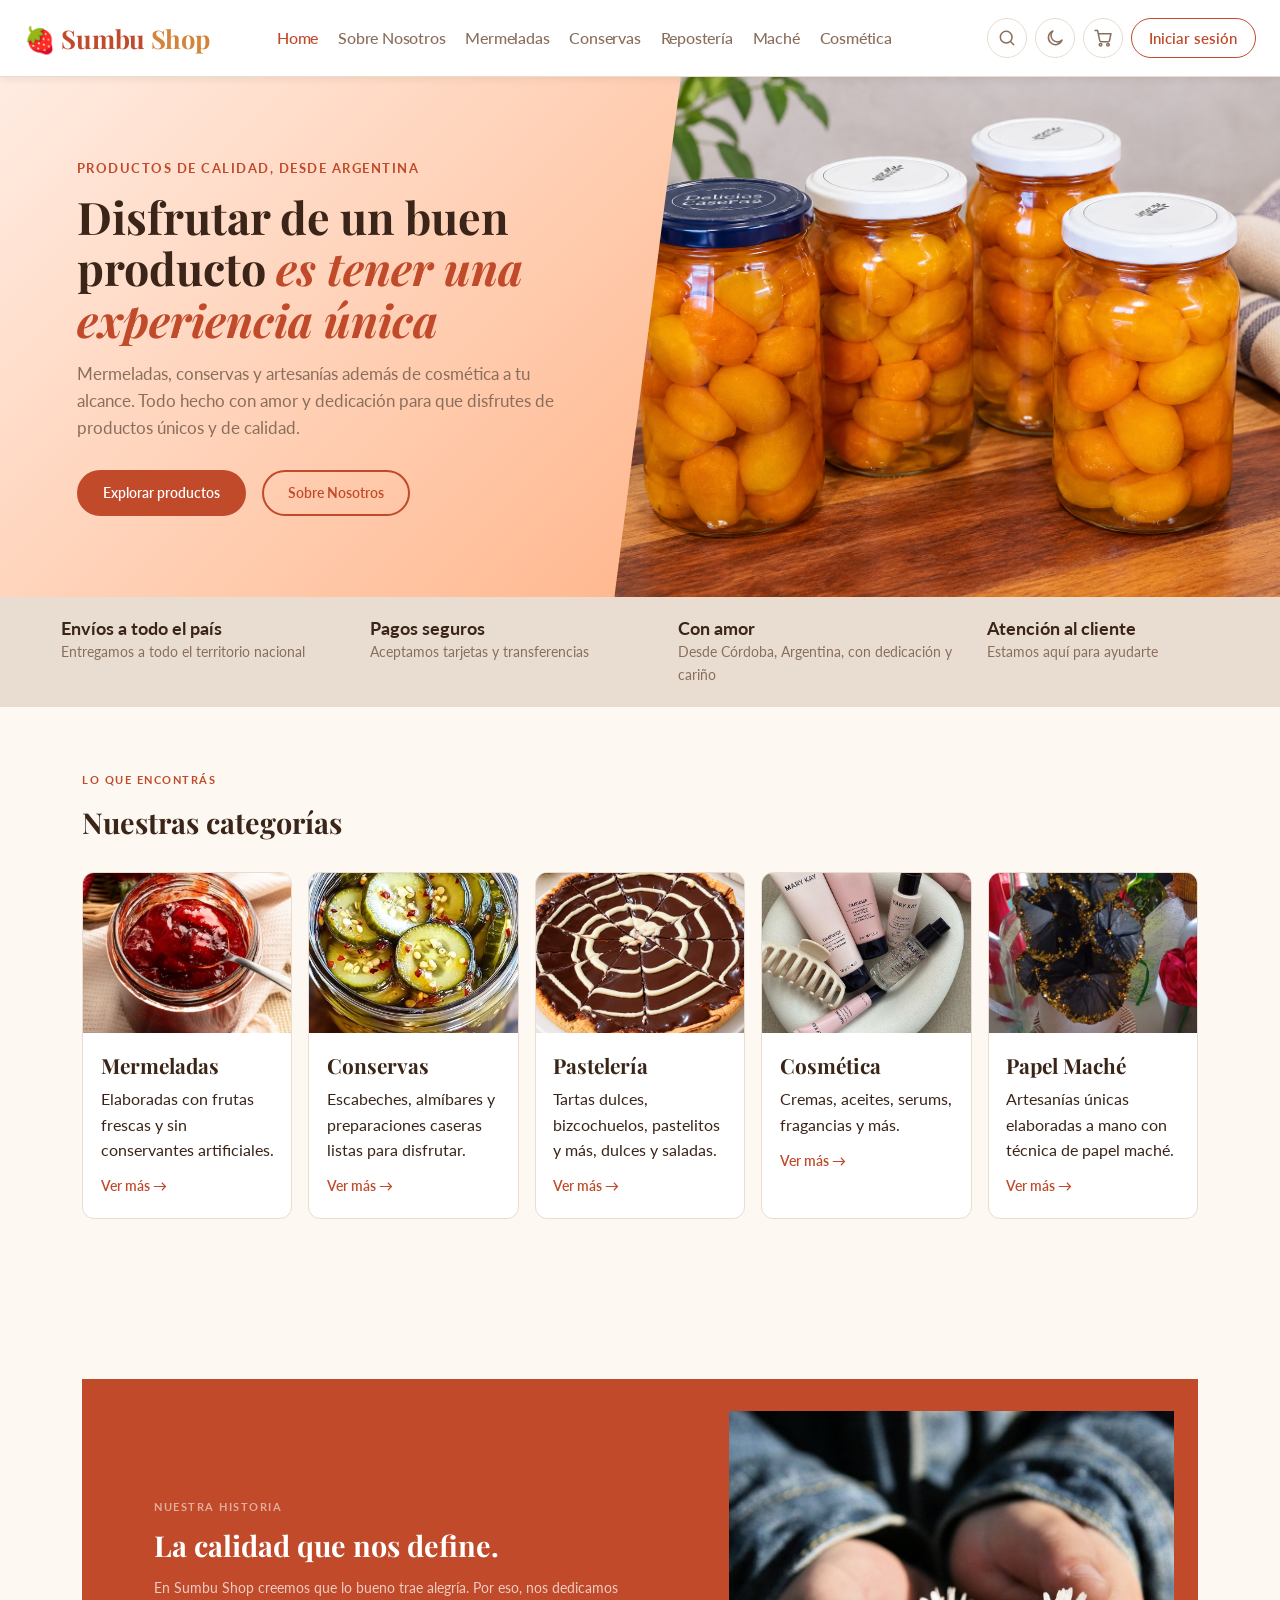
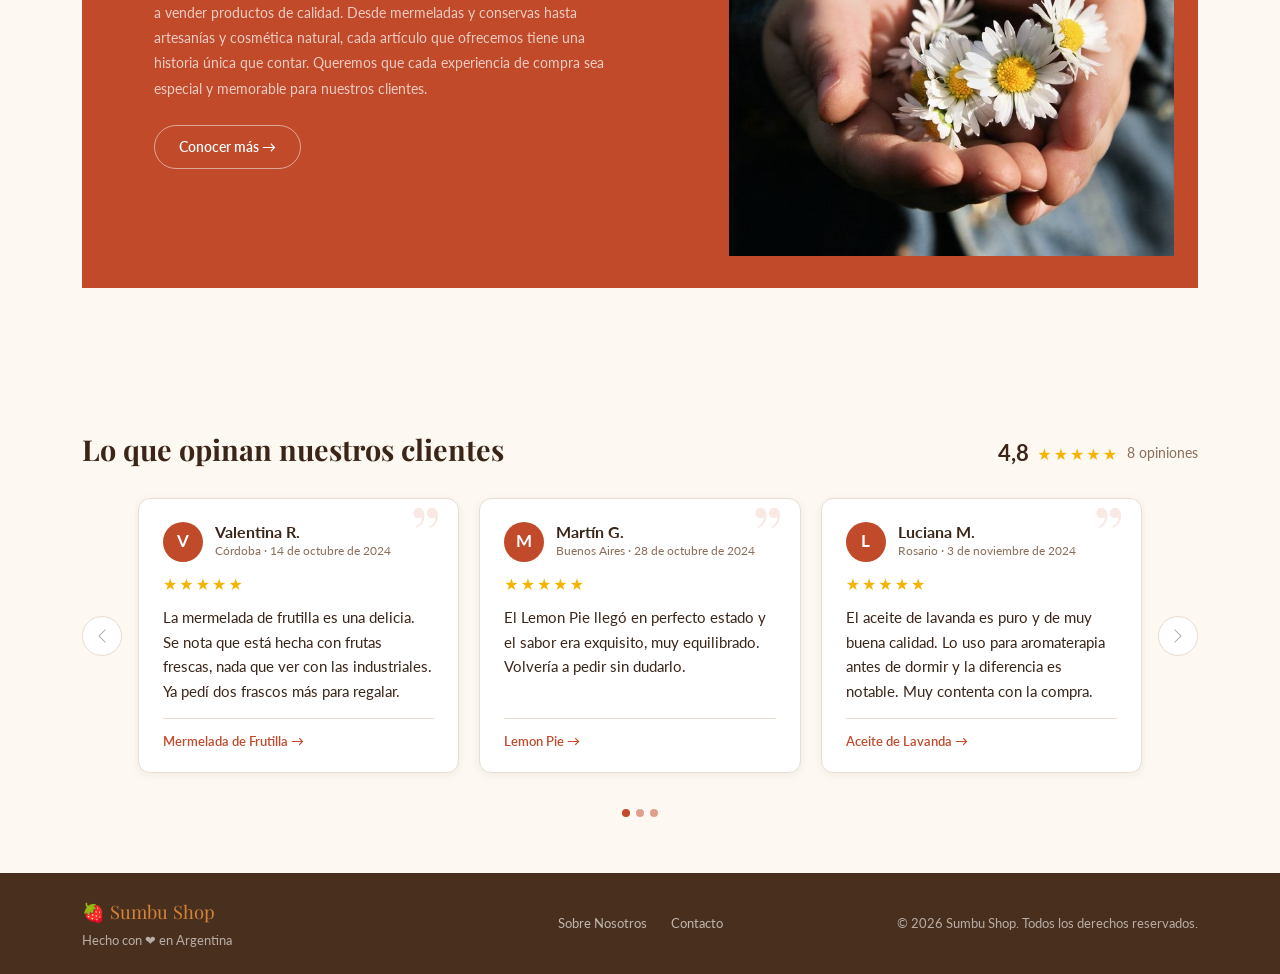
<file: index.html>
<!doctype html>
<html lang="es">
  <head>
    <meta charset="UTF-8" />
    <meta name="viewport" content="width=device-width, initial-scale=1.0" />
    <title>SumbuShop.ar</title>
    <link rel="icon" type="image/png" href="img/sumbu-shop.ar.png" />
    <meta
      name="description"
      content="SumbuShop.ar - Tu tienda de mermeladas y dulces artesanales. Descubre sabores únicos y deliciosos productos hechos con amor. Entre muchas otras cosas más"
    />

    <!-- Bootstrap 5 -->
    <link
      href="https://cdn.jsdelivr.net/npm/bootstrap@5.3.3/dist/css/bootstrap.min.css"
      rel="stylesheet"
    />
    <!--Estilos personalizados propioos-->
    <link rel="stylesheet" href="styles/styles.css" />
    <!--Fuentes de Google -->
    <link rel="preconnect" href="https://fonts.googleapis.com" />
    <link
      href="https://fonts.googleapis.com/css2?family=Playfair+Display:wght@700&family=Lato:wght@400;500;600&display=swap"
      rel="stylesheet"
    />
    <!--el tema va en el head para aplicarlo antes de que se pinte la página-->
    <script src="js/theme.js"></script>
  </head>

  <body>
    <!--Navbar-->
    <div id="navbar-container"></div>

    <!--HERO-->
    <main class="page__content">
      <section class="hero">
        <div class="hero__content">
          <div class="hero__text">
            <div class="hero__eyebrow">
              Productos de calidad, desde Argentina
            </div>
            <h1 class="hero__title">
              Disfrutar de un buen producto
              <em>es tener una experiencia única</em>
            </h1>
            <p class="hero__subtitle">
              Mermeladas, conservas y artesanías además de cosmética a tu
              alcance. Todo hecho con amor y dedicación para que disfrutes de
              productos únicos y de calidad.
            </p>
            <div class="d-flex gap-3 flex-wrap">
              <a href="pages/products.html" class="btn btn__sumbu"
                >Explorar productos</a
              >
              <a href="pages/about-us.html" class="btn btn__sumbu__outline"
                >Sobre Nosotros</a
              >
            </div>
          </div>
        </div>
        <div class="hero__image"></div>
      </section>

      <!--PRESENTACION(lo que sería el trust bar)-->
      <div class="presentacion__bar">
        <div class="container-fluid">
          <div class="row g-0">
            <div class="col-6 col-md-3">
              <div class="presentacion__item">
                <!-- <span class="presentacion__icon">🚚</span> -->
                <div>
                  <div class="presentacion__label">Envíos a todo el país</div>
                  <div class="presentacion__desc">
                    Entregamos a todo el territorio nacional
                  </div>
                </div>
              </div>
            </div>
            <div class="col-6 col-md-3">
              <div class="presentacion__item">
                <!-- <span class="presentacion__icon">💳</span> -->
                <div>
                  <div class="presentacion__label">Pagos seguros</div>
                  <div class="presentacion__desc">
                    Aceptamos tarjetas y transferencias
                  </div>
                </div>
              </div>
            </div>
            <div class="col-6 col-md-3">
              <div class="presentacion__item">
                <!-- <span class="presentacion__icon">❤️</span> -->
                <div>
                  <div class="presentacion__label">Con amor</div>
                  <div class="presentacion__desc">
                    Desde Córdoba, Argentina, con dedicación y cariño
                  </div>
                </div>
              </div>
            </div>
            <div class="col-6 col-md-3">
              <div class="presentacion__item">
                <!-- <span class="presentacion__icon">📞</span> -->
                <div>
                  <div class="presentacion__label">Atención al cliente</div>
                  <div class="presentacion__desc">
                    Estamos aquí para ayudarte
                  </div>
                </div>
              </div>
            </div>
          </div>
        </div>
      </div>
      <!--CATEGORIAS -->
      <section class="py__section bg__cream">
        <div class="container">
          <div class="d-flex align-items-end justify-content-between mb-4">
            <div>
              <p class="section__eyebrow">Lo que encontrás</p>
              <h2 class="section__title">Nuestras categorías</h2>
            </div>
            <!-- <a href="pages/jams.html" class="section-link"> Ver todo → </a> -->
          </div>
          <div class="row g-3 justify-content-center">
            <!-- Mermeladas -->
            <div class="col-6 col-md-4 col-lg d-flex">
              <a href="pages/jams.html" class="cat__card">
                <div class="cat__img jam">
                  <img
                    src="img/mermeladas/mermeladaDeFrutillas.jpg"
                    alt="Mermelada de frutillas"
                  />
                </div>
                <div class="cat__body">
                  <div class="cat__name">Mermeladas</div>
                  <div class="cat__desc">
                    Elaboradas con frutas frescas y sin conservantes
                    artificiales.
                  </div>
                  <span class="cat__link"> Ver más → </span>
                </div>
              </a>
            </div>
            <!-- Conservas -->
            <div class="col-6 col-md-4 col-lg d-flex">
              <a href="pages/preserved.html" class="cat__card">
                <div class="cat__img preserved">
                  <img
                    src="img/conservas/pepinillos.jpg"
                    alt="Conservas y pepinillos"
                  />
                </div>
                <div class="cat__body">
                  <div class="cat__name">Conservas</div>
                  <div class="cat__desc">
                    Escabeches, almíbares y preparaciones caseras listas para
                    disfrutar.
                  </div>
                  <span class="cat__link"> Ver más → </span>
                </div>
              </a>
            </div>
            <!-- Pastelería -->
            <div class="col-6 col-md-4 col-lg d-flex">
              <a href="pages/bakery.html" class="cat__card">
                <div class="cat__img preserved">
                  <img
                    src="img/pasteleria/chocolateEspiral.png"
                    alt="Producto de pastelería"
                  />
                </div>
                <div class="cat__body">
                  <div class="cat__name">Pastelería</div>
                  <div class="cat__desc">
                    Tartas dulces, bizcochuelos, pastelitos y más, dulces y
                    saladas.
                  </div>
                  <span class="cat__link"> Ver más → </span>
                </div>
              </a>
            </div>
            <!-- Cosmética -->
            <div class="col-6 col-md-4 col-lg d-flex">
              <a href="pages/cosmetics.html" class="cat__card">
                <div class="cat__img cosmetics">
                  <img
                    src="img/cosmetica/cosmeticaGral.jpg"
                    alt="Productos de cosmética"
                  />
                </div>
                <div class="cat__body">
                  <div class="cat__name">Cosmética</div>
                  <div class="cat__desc">
                    Cremas, aceites, serums, fragancias y más.
                  </div>
                  <span class="cat__link"> Ver más → </span>
                </div>
              </a>
            </div>
            <!-- Papel Maché -->
            <div class="col-6 col-md-4 col-lg d-flex">
              <a href="pages/mache-paper.html" class="cat__card">
                <div class="cat__img mache">
                  <img
                    src="img/papelMache/botellaDecorada.jpeg"
                    alt="Artesanía de papel maché"
                  />
                </div>
                <div class="cat__body">
                  <div class="cat__name">Papel Maché</div>
                  <div class="cat__desc">
                    Artesanías únicas elaboradas a mano con técnica de papel
                    maché.
                  </div>
                  <span class="cat__link"> Ver más → </span>
                </div>
              </a>
            </div>
          </div>
        </div>
      </section>

      <!--Sobre nosotros-->
      <section class="py__section bg__cream">
        <div class="container">
          <div class="about__section">
            <div class="row g-0">
              <div
                class="col-md-7 p-4 p-md-5 d-flex flex-column justify-content-center"
              >
                <p class="about__label">Nuestra historia</p>
                <h2 class="about__title">La calidad que nos define.</h2>
                <p class="about__body">
                  En Sumbu Shop creemos que lo bueno trae alegría. Por eso, nos
                  dedicamos a vender productos de calidad. Desde mermeladas y
                  conservas hasta artesanías y cosmética natural, cada artículo
                  que ofrecemos tiene una historia única que contar. Queremos
                  que cada experiencia de compra sea especial y memorable para
                  nuestros clientes.
                </p>
                <div>
                  <a
                    href="pages/about-us.html"
                    class="btn btn-outline-primary about__btn"
                  >
                    Conocer más →
                  </a>
                </div>
              </div>
              <div class="col-md-5">
                <div class="about__visual">
                  <img src="img/ohFlorecillas.jpg" alt="" />
                </div>
              </div>
            </div>
          </div>
        </div>
      </section>
      <!--OPINIONES: las genera js/components/reviews.js con fetch a data/reviews.json (necesita servidor: Live Server o Vercel)-->
      <section class="py__section reviews__section" id="reviews-section" hidden>
        <div class="container">
          <div class="reviews__heading">
            <h2 class="section__title">Lo que opinan nuestros clientes</h2>
            <div class="reviews__summary" id="reviews-summary"></div>
          </div>
          <div id="reviewsCarousel" class="carousel slide reviews__carousel">
            <div class="carousel-inner"></div>
            <div class="carousel-indicators"></div>
            <button
              class="carousel-control-prev"
              type="button"
              data-bs-target="#reviewsCarousel"
              data-bs-slide="prev"
            >
              <span
                class="carousel-control-prev-icon"
                aria-hidden="true"
              ></span>
              <span class="visually-hidden">Anterior</span>
            </button>
            <button
              class="carousel-control-next"
              type="button"
              data-bs-target="#reviewsCarousel"
              data-bs-slide="next"
            >
              <span
                class="carousel-control-next-icon"
                aria-hidden="true"
              ></span>
              <span class="visually-hidden">Siguiente</span>
            </button>
          </div>
        </div>
      </section>
    </main>
    <!--Footer-->

    <div id="footer-container"></div>
    <!--Script-->
    <script src="https://cdn.jsdelivr.net/npm/bootstrap@5.3.3/dist/js/bootstrap.bundle.min.js"></script>
    <script src="js/data.js"></script>
    <script src="js/auth.js"></script>
    <script src="js/cart.js"></script>
    <script src="js/components/navbar.js"></script>
    <script src="js/search.js"></script>
    <script src="js/components/reviews.js"></script>
    <script src="js/components/footer.js"></script>
  </body>
</html>
</file>
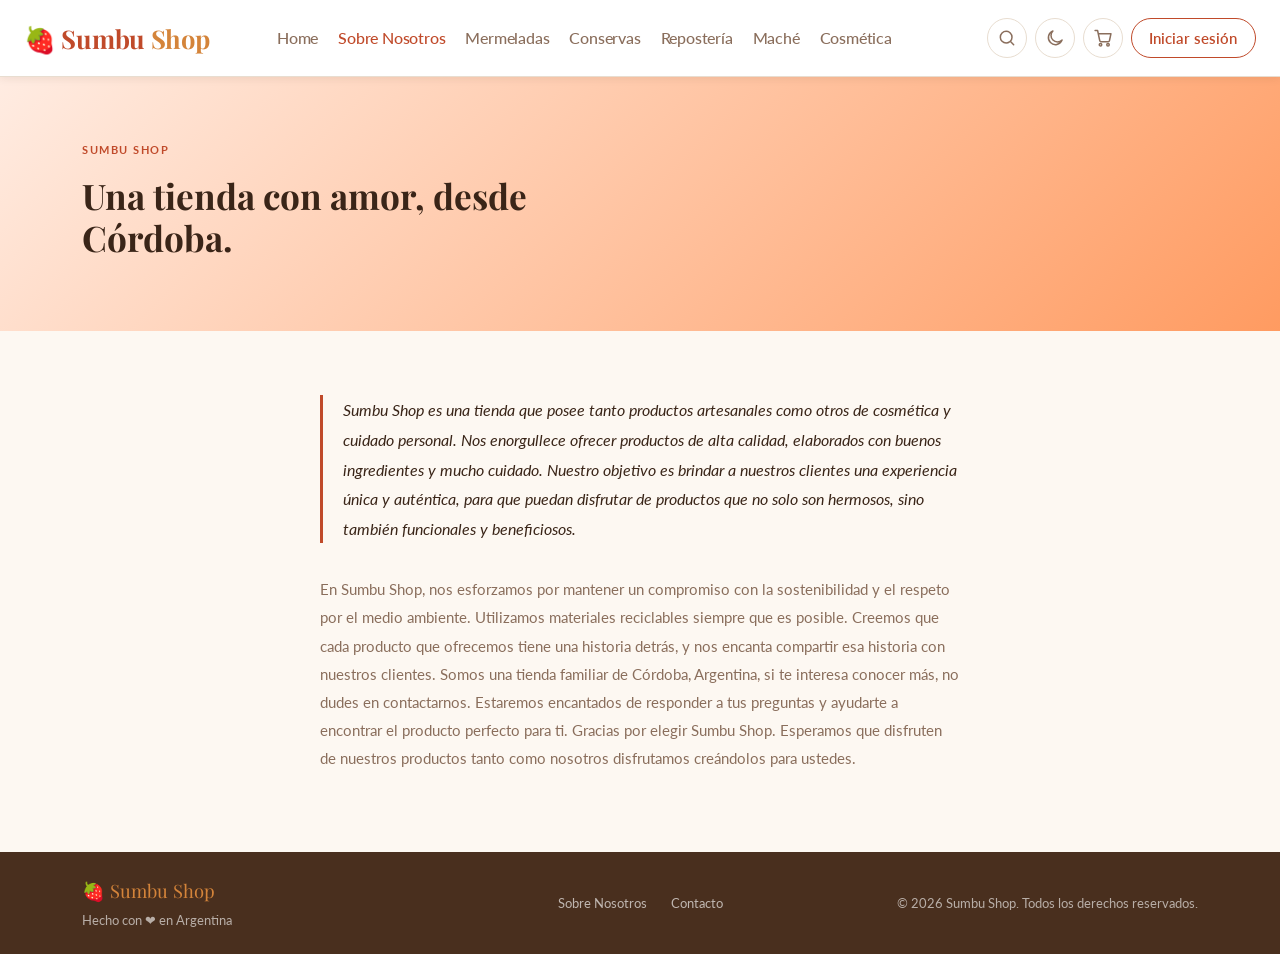
<file: pages/about-us.html>
<!doctype html>
<html lang="es">
  <head>
    <meta charset="UTF-8" />
    <meta name="viewport" content="width=device-width, initial-scale=1.0" />
    <title>Sumbu Shop — Sobre Nosotros</title>
    <link rel="icon" type="image/png" href="../img/sumbu-shop.ar.png" />
    <link rel="preconnect" href="https://fonts.googleapis.com" />
    <link
      href="https://fonts.googleapis.com/css2?family=Playfair+Display:wght@700&family=Lato:wght@400;500;600&display=swap"
      rel="stylesheet"
    />
    <link
      href="https://cdn.jsdelivr.net/npm/bootstrap@5.3.3/dist/css/bootstrap.min.css"
      rel="stylesheet"
    />
    <link rel="stylesheet" href="../styles/styles.css" />
    <script src="../js/theme.js"></script>
  </head>
  <body>
    <!--Navbar-->
    <div id="navbar-container"></div>

    <main class="page__content">
      <!--Header o título-->
      <div class="about__header">
        <div class="container">
          <p class="section__eyebrow">Sumbu Shop</p>
          <h1 class="about__title">Una tienda con amor, desde Córdoba.</h1>
        </div>
      </div>
      <!--Sección de contenido sobre nosotros-->
      <section class="py__section bg__cream">
        <div class="container">
          <div class="row justify-content-center">
            <div class="col-lg-7">
              <p class="about__lead">
                Sumbu Shop es una tienda que posee tanto productos artesanales
                como otros de cosmética y cuidado personal. Nos enorgullece
                ofrecer productos de alta calidad, elaborados con buenos
                ingredientes y mucho cuidado. Nuestro objetivo es brindar a
                nuestros clientes una experiencia única y auténtica, para que
                puedan disfrutar de productos que no solo son hermosos, sino
                también funcionales y beneficiosos.
              </p>
              <p class="about__text">
                En Sumbu Shop, nos esforzamos por mantener un compromiso con la
                sostenibilidad y el respeto por el medio ambiente. Utilizamos
                materiales reciclables siempre que es posible. Creemos que cada
                producto que ofrecemos tiene una historia detrás, y nos encanta
                compartir esa historia con nuestros clientes. Somos una tienda
                familiar de Córdoba, Argentina, si te interesa conocer más, no
                dudes en contactarnos. Estaremos encantados de responder a tus
                preguntas y ayudarte a encontrar el producto perfecto para ti.
                Gracias por elegir Sumbu Shop. Esperamos que disfruten de
                nuestros productos tanto como nosotros disfrutamos creándolos
                para ustedes.
              </p>
            </div>
          </div>
        </div>
      </section>
    </main>

    <!--Footer-->
    <div id="footer-container"></div>

    <!--Script-->
    <script src="https://cdn.jsdelivr.net/npm/bootstrap@5.3.3/dist/js/bootstrap.bundle.min.js"></script>
    <script src="../js/data.js"></script>
    <script src="../js/auth.js"></script>
    <script src="../js/cart.js"></script>
    <script src="../js/components/navbar.js"></script>
    <script src="../js/search.js"></script>
    <script src="../js/components/footer.js"></script>
  </body>
</html>
</file>
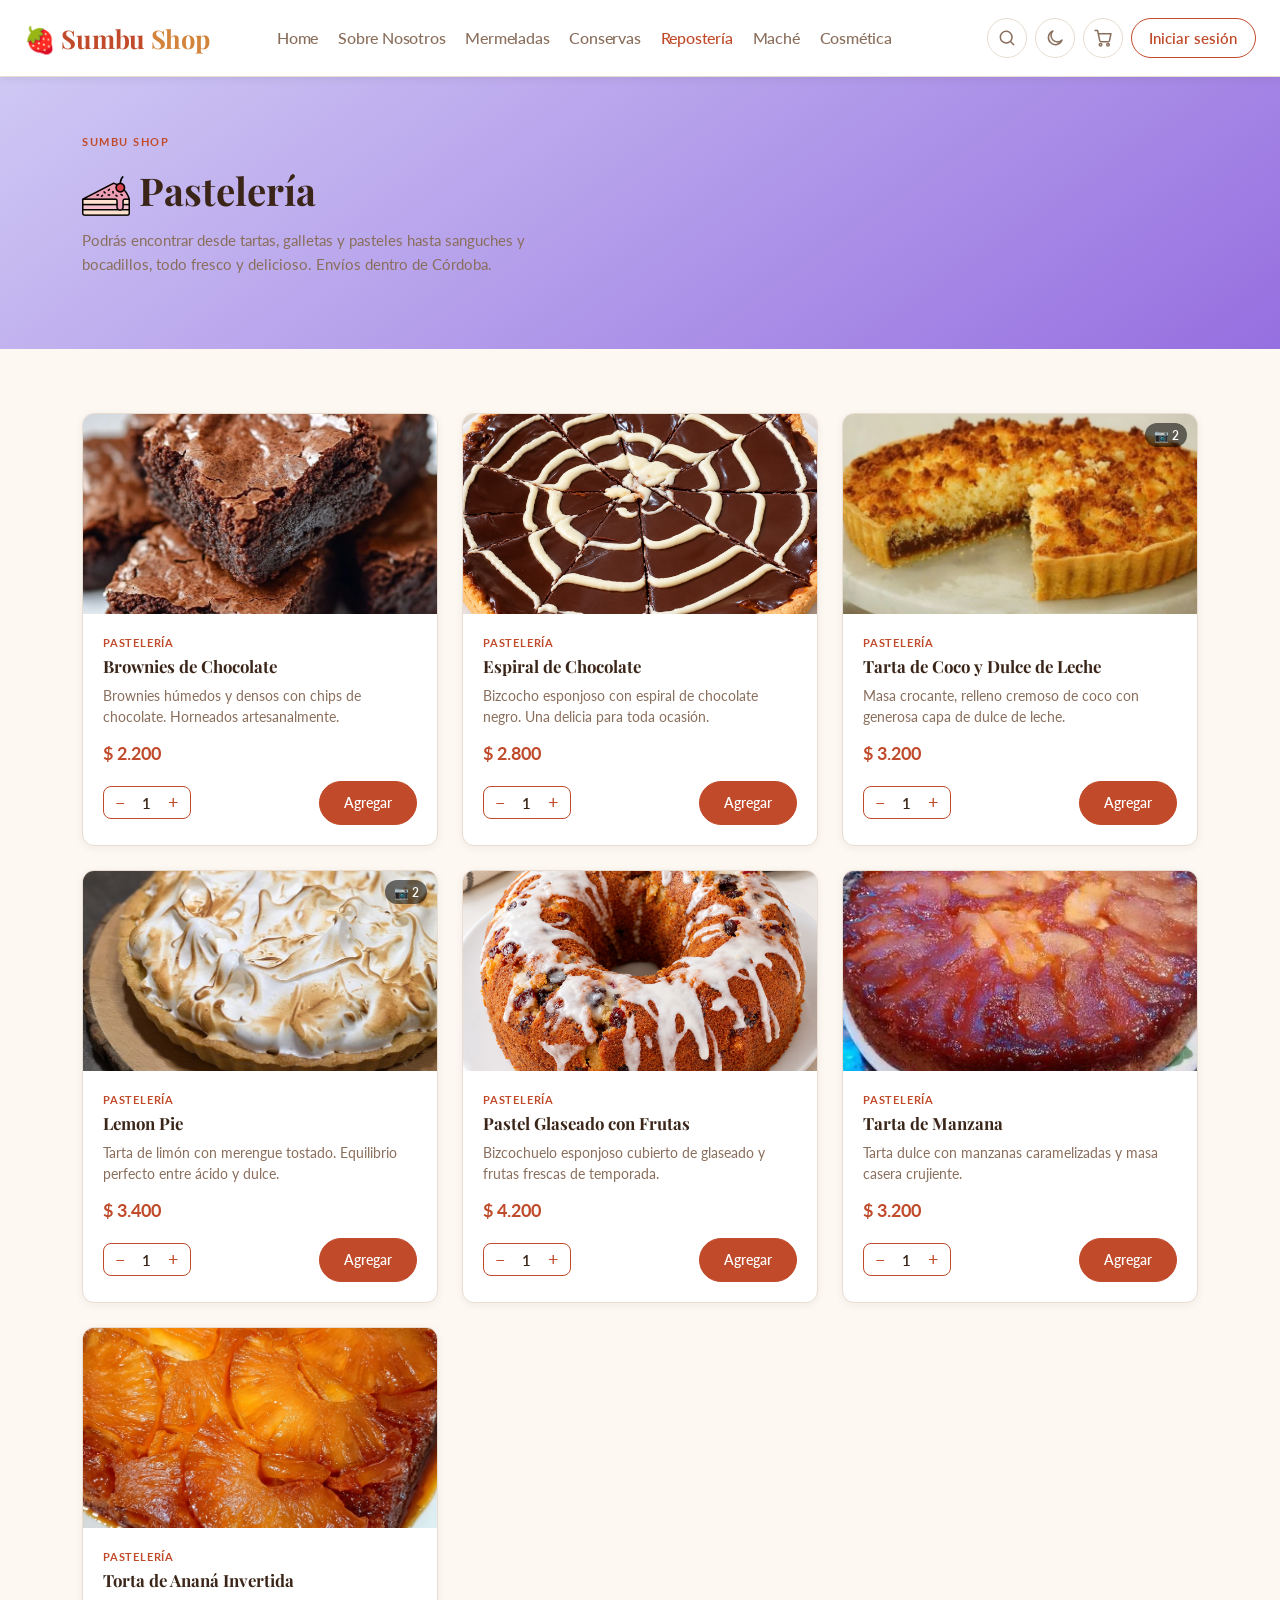
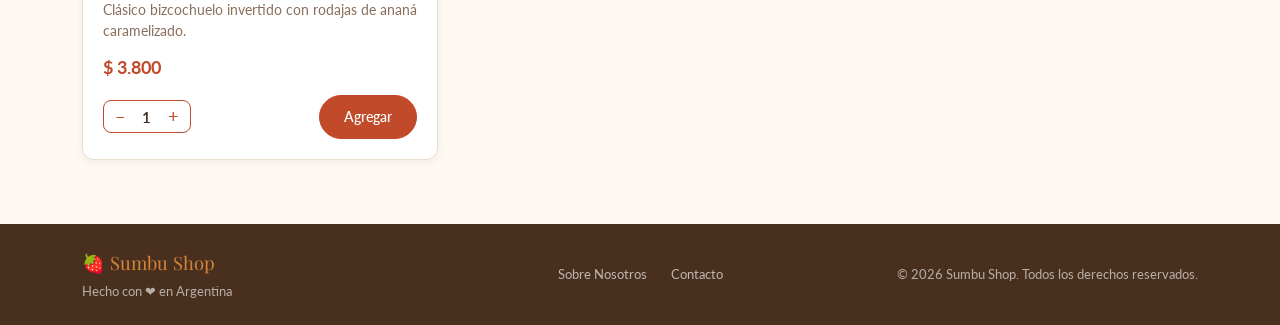
<file: pages/bakery.html>
<!doctype html>
<html lang="es">
  <head>
    <meta charset="UTF-8" />
    <meta name="viewport" content="width=device-width, initial-scale=1.0" />
    <title>SumbuShop.ar - Repostería</title>
    <link rel="icon" type="image/png" href="../img/sumbu-shop.ar.png" />
    <link
      href="https://cdn.jsdelivr.net/npm/bootstrap@5.3.3/dist/css/bootstrap.min.css"
      rel="stylesheet"
    />
    <link rel="stylesheet" href="../styles/styles.css" />
    <link rel="preconnect" href="https://fonts.googleapis.com" />
    <link
      href="https://fonts.googleapis.com/css2?family=Playfair+Display:wght@700&family=Lato:wght@400;500;600&display=swap"
      rel="stylesheet"
    />
    <script src="../js/theme.js"></script>
  </head>

  <body>
    <!--Navbar-->
    <div id="navbar-container"></div>

    <!-- Contenido de la página de bakery -->
    <main class="page__content">
      <div class="header__bakery">
        <div class="container">
          <p class="section__eyebrow">Sumbu Shop</p>

          <h1 class="section__title section__title--lg">
            <img
              src="[data-uri]"
              alt="external-cake-fireworks-festival-lineal-color-zulfa-mahendra"
            />
            Pastelería
          </h1>

          <p class="section__intro">
            Podrás encontrar desde tartas, galletas y pasteles hasta sanguches y
            bocadillos, todo fresco y delicioso. Envíos dentro de Córdoba.
          </p>
        </div>
      </div>

      <!--Grilla o cards de productos-->
      <section class="py__section bg__cream">
        <div class="container">
          <div class="row g-4" id="products-container">
            <!-- Las cards se generan con JS -->
          </div>
        </div>
      </section>
    </main>

    <!-- Footer -->

    <div id="footer-container"></div>

    <!-- Contenedor del modal de producto (generado por JS) -->
    <div id="modal-container"></div>

    <script src="https://cdn.jsdelivr.net/npm/bootstrap@5.3.3/dist/js/bootstrap.bundle.min.js"></script>
    <script src="../js/data.js"></script>
    <script src="../js/auth.js"></script>
    <script src="../js/cart.js"></script>
    <script src="../js/components/navbar.js"></script>
    <script src="../js/search.js"></script>
    <script src="../js/components/productCard.js"></script>
    <script src="../js/components/productModal.js"></script>
    <script>
      document.addEventListener("DOMContentLoaded", function () {
        renderProductCards("products-container", PRODUCTS.bakery);
      });
    </script>
    <script src="../js/components/footer.js"></script>
  </body>
</html>
</file>
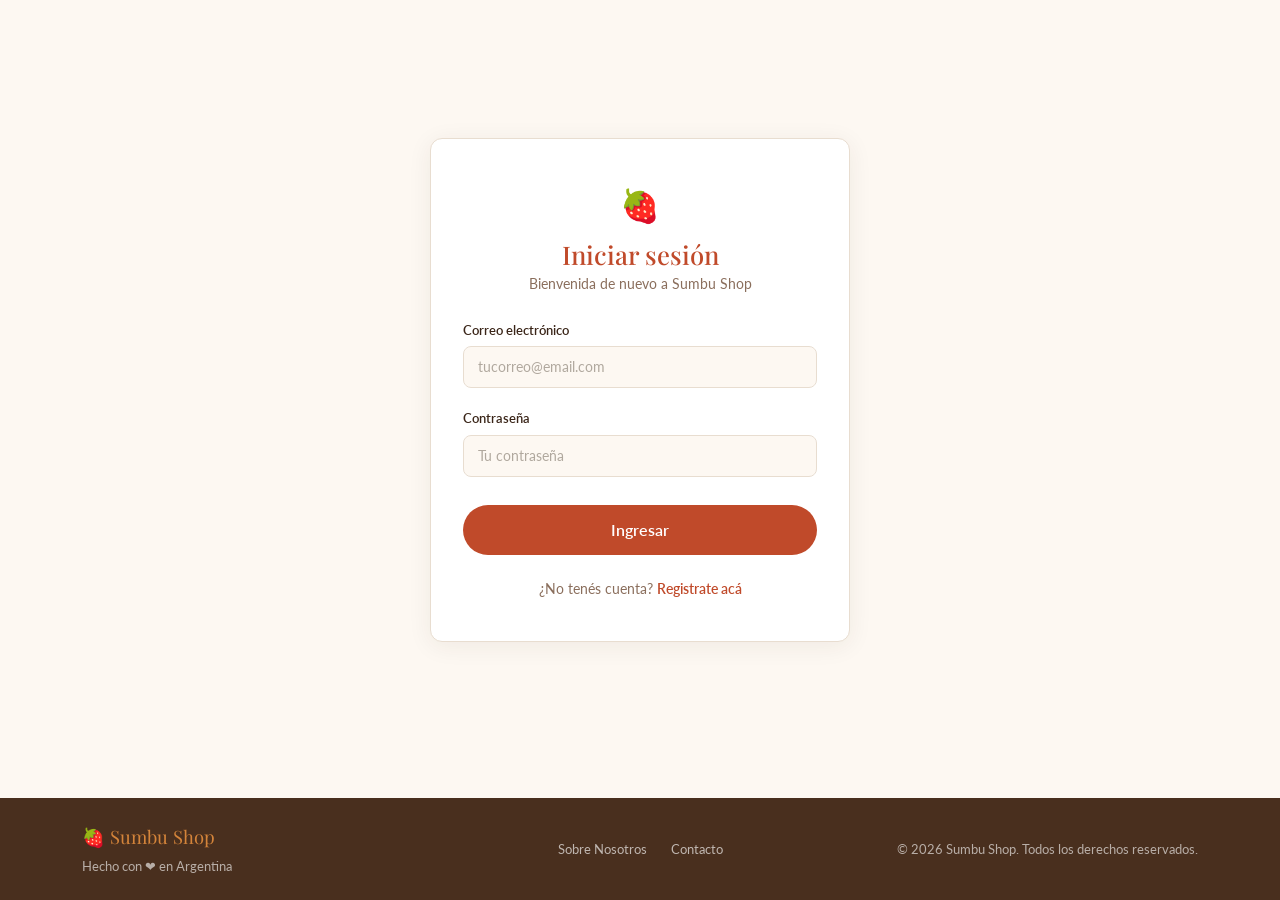
<file: pages/cart.html>
<!doctype html>
<html lang="es">
  <head>
    <meta charset="UTF-8" />
    <meta name="viewport" content="width=device-width, initial-scale=1.0" />
    <title>Sumbu Shop — Mi carrito</title>
    <link rel="icon" type="image/png" href="../img/sumbu-shop.ar.png" />
    <link href="https://cdn.jsdelivr.net/npm/bootstrap@5.3.3/dist/css/bootstrap.min.css" rel="stylesheet" />
    <link rel="stylesheet" href="../styles/styles.css" />
    <link href="https://fonts.googleapis.com/css2?family=Playfair+Display:wght@700&family=Lato:wght@400;500;600&display=swap" rel="stylesheet" />
    <script src="../js/theme.js"></script>
  </head>
  <body>

    <div id="navbar-container"></div>

    <main class="py__section bg__cream">
      <div class="container cart__container">

        <div class="mb-4">
          <p class="section__eyebrow">Sumbu Shop</p>
          <h1 class="section__title">Mi carrito</h1>
        </div>

        <!-- Estado: carrito vacío (lo muestra/oculta renderCart con el atributo hidden) -->
        <div id="cart-empty" class="text-center py-5" hidden>
          <div class="cart__empty-icon">🛒</div>
          <h3 class="cart__empty-title">Tu carrito está vacío</h3>
          <p class="cart__empty-text">
            Explorá nuestras categorías y encontrá algo que te guste.
          </p>
          <a href="../index.html" class="btn btn__sumbu">Ver productos</a>
        </div>

        <!-- Lista de items -->
        <div id="cart-items"></div>

        <!-- Resumen y pago -->
        <div id="cart-summary" hidden>
          <hr class="cart__divider" />

          <div class="d-flex justify-content-between align-items-center mb-2">
            <span class="cart__summary-label">Subtotal</span>
            <span id="cart-subtotal" class="cart__summary-value"></span>
          </div>
          <div class="d-flex justify-content-between align-items-center mb-4">
            <span class="cart__summary-label">Envío</span>
            <span class="cart__summary-label cart__summary-label--small">A coordinar</span>
          </div>
          <div class="d-flex justify-content-between align-items-center mb-4">
            <span class="cart__total-label">Total</span>
            <span id="cart-total" class="cart__total-value"></span>
          </div>

          <div class="d-flex gap-3 flex-wrap">
            <button onclick="handleCheckout()" class="btn btn__sumbu flex-grow-1">
              Confirmar compra
            </button>
            <button onclick="handleClearCart()" class="btn btn__sumbu__outline">
              Vaciar carrito
            </button>
          </div>

          <p class="cart__note">
            Pago simulado — esto es una demo 😊
          </p>
        </div>

      </div>
    </main>

    <div id="footer-container"></div>

    <script src="https://cdn.jsdelivr.net/npm/bootstrap@5.3.3/dist/js/bootstrap.bundle.min.js"></script>
    <script src="../js/data.js"></script>
    <script src="../js/auth.js"></script>
    <script src="../js/cart.js"></script>
    <script src="../js/components/navbar.js"></script>
    <script src="../js/search.js"></script>
    <script>
      // Si no hay sesión, redirigir al login (y volver al carrito después)
      document.addEventListener("DOMContentLoaded", function () {
        if (!isLoggedIn()) {
          redirectToLogin();
          return;
        }
        renderCart();
      });

      function renderCart() {
        const cart = getCart();
        const emptyEl   = document.getElementById("cart-empty");
        const itemsEl   = document.getElementById("cart-items");
        const summaryEl = document.getElementById("cart-summary");

        if (cart.length === 0) {
          emptyEl.hidden    = false;
          summaryEl.hidden  = true;
          itemsEl.innerHTML = "";
          return;
        }

        emptyEl.hidden   = true;
        summaryEl.hidden = false;

        itemsEl.innerHTML = cart.map(function (item) {
          return `
            <div class="cart__item" id="cart-item-${item.id}">
              <div class="cart__item__img">
                <img src="${getBasePath()}${item.image}" alt="${item.name}" />
              </div>
              <div class="cart__item__info">
                <div class="cart__item__name">${item.name}</div>
                <div class="cart__item__cat">${item.category}</div>
              </div>
              <div class="cart__item__controls">
                <div class="quantity-control">
                  <button class="quantity-btn" onclick="changeItemQty('${item.id}', -1)">−</button>
                  <span class="quantity-display" id="cart-qty-${item.id}">${item.quantity}</span>
                  <button class="quantity-btn" onclick="changeItemQty('${item.id}', +1)">+</button>
                </div>
                <div class="cart__item__price">${formatPrice(item.price * item.quantity)}</div>
                <button class="cart__item__remove" onclick="removeItem('${item.id}')" aria-label="Eliminar">✕</button>
              </div>
            </div>`;
        }).join("");

        const total = formatPrice(getCartTotal());
        document.getElementById("cart-subtotal").textContent = total;
        document.getElementById("cart-total").textContent    = total;
      }

      function changeItemQty(productId, delta) {
        const cart = getCart();
        const item = cart.find(function (i) { return i.id === productId; });
        if (!item) return;
        //si la cantidad baja de 1 se abre el modal de confirmación, y renderCart se ejecuta recién cuando el usuario confirma
        updateCartQty(productId, item.quantity + delta, renderCart);
        renderCart();
      }

      function removeItem(productId) {
        //el modal de confirmación (cart.js) elimina el producto y después llama a renderCart
        confirmRemoveFromCart(productId, renderCart);
      }

      function handleClearCart() {
        //el modal de confirmación (cart.js) vacía el carrito y después llama a renderCart
        confirmClearCart(renderCart);
      }

      function handleCheckout() {
        //el modal (cart.js) pide confirmación, vacía el carrito, llama a renderCart y muestra el mensaje de éxito
        confirmCheckout(renderCart);
      }
    </script>
    <script src="../js/components/footer.js"></script>
  </body>
</html>
</file>
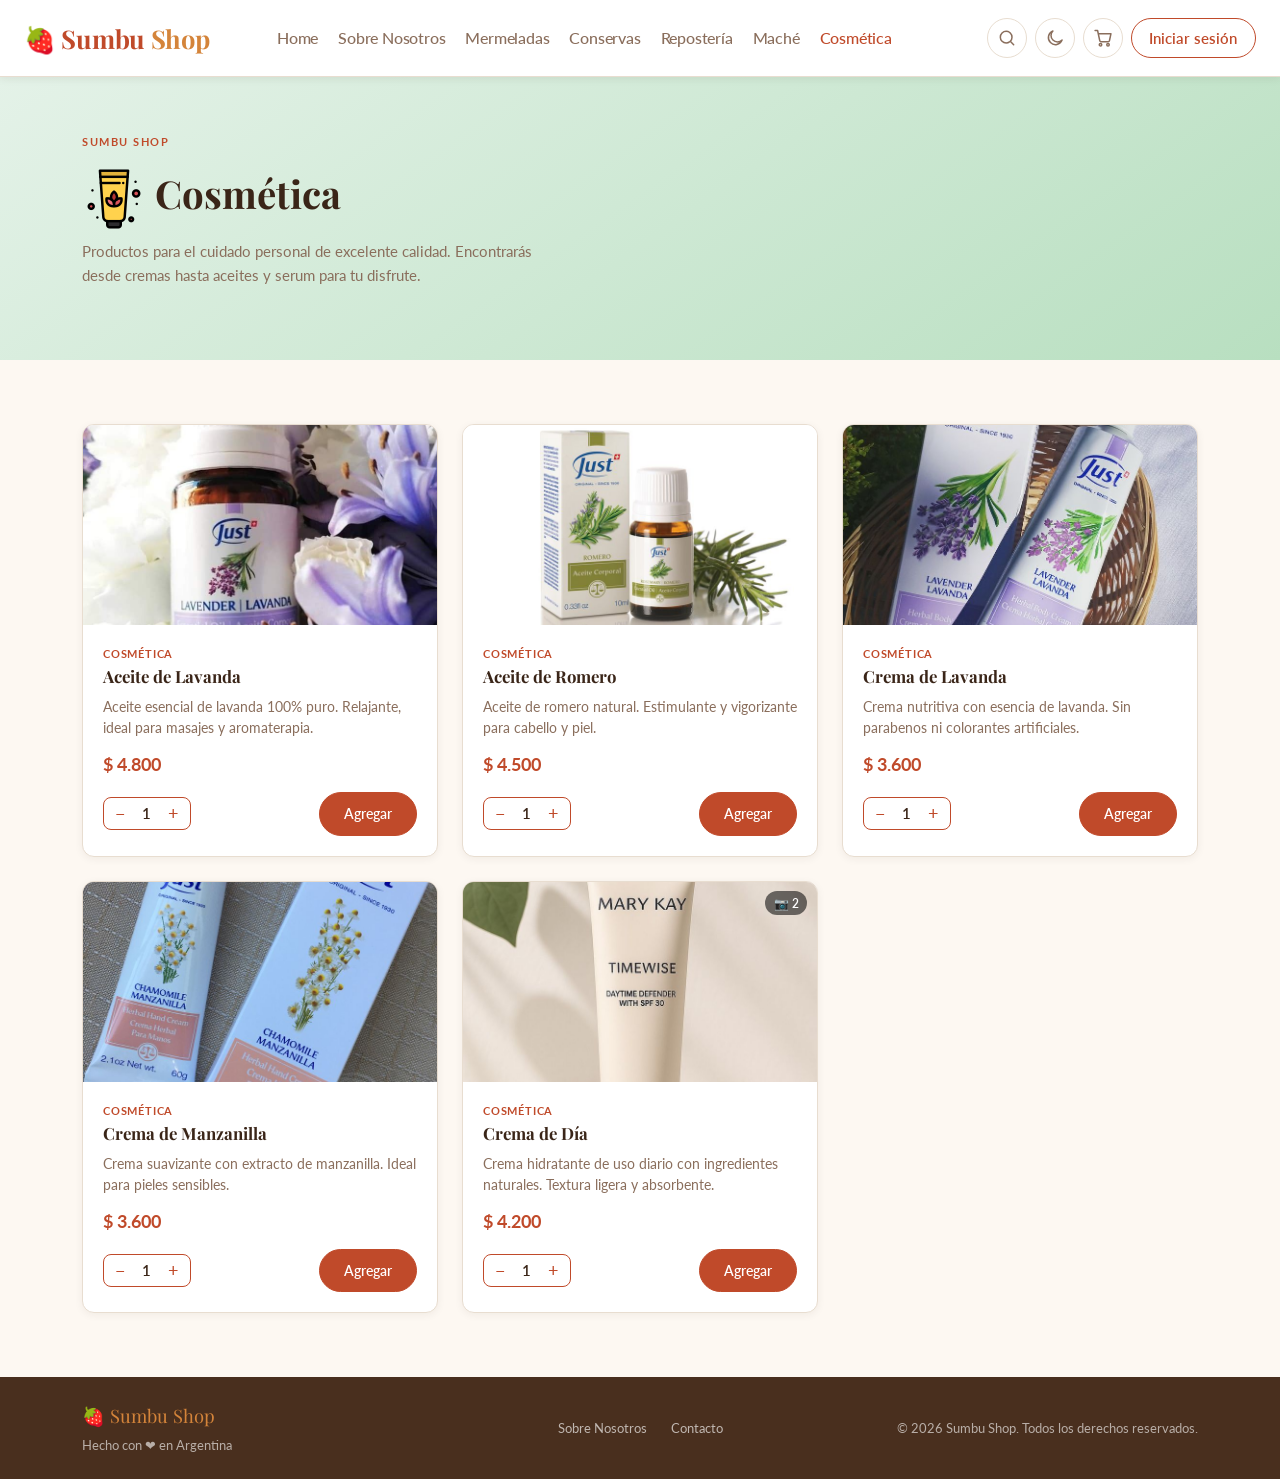
<file: pages/cosmetics.html>
<!doctype html>
<html lang="es">
  <head>
    <meta charset="UTF-8" />
    <meta name="viewport" content="width=device-width, initial-scale=1.0" />
    <title>SumbuShop.ar - Cosmética</title>
    <link rel="icon" type="image/png" href="../img/sumbu-shop.ar.png" />
    <link
      href="https://cdn.jsdelivr.net/npm/bootstrap@5.3.3/dist/css/bootstrap.min.css"
      rel="stylesheet"
    />
    <link rel="stylesheet" href="../styles/styles.css" />
    <link rel="preconnect" href="https://fonts.googleapis.com" />
    <link
      href="https://fonts.googleapis.com/css2?family=Playfair+Display:wght@700&family=Lato:wght@400;500;600&display=swap"
      rel="stylesheet"
    />
    <script src="../js/theme.js"></script>
  </head>

  <body>
    <!--Navbar-->
    <div id="navbar-container"></div>

    <!-- Contenido de la página de cosmeticos -->
    <main class="page__content">
      <div class="header__cosmetics">
        <div class="container">
          <p class="section__eyebrow">Sumbu Shop</p>

          <h1 class="section__title section__title--lg">
            <img
              src="[data-uri]"
              alt="external-cream-sauna-flatart-icons-lineal-color-flatarticons"
            />
            Cosmética
          </h1>

          <p class="section__intro">
            Productos para el cuidado personal de excelente calidad. Encontrarás
            desde cremas hasta aceites y serum para tu disfrute.
          </p>
        </div>
      </div>

      <!--Grilla o cards de productos-->
      <section class="py__section bg__cream">
        <div class="container">
          <div class="row g-4" id="products-container">
            <!-- Las cards se generan con JS -->
          </div>
        </div>
      </section>
    </main>

    <!-- Footer -->

    <div id="footer-container"></div>

    <!-- Contenedor del modal de producto (generado por JS) -->
    <div id="modal-container"></div>

    <script src="https://cdn.jsdelivr.net/npm/bootstrap@5.3.3/dist/js/bootstrap.bundle.min.js"></script>
    <script src="../js/data.js"></script>
    <script src="../js/auth.js"></script>
    <script src="../js/cart.js"></script>
    <script src="../js/components/navbar.js"></script>
    <script src="../js/search.js"></script>
    <script src="../js/components/productCard.js"></script>
    <script src="../js/components/productModal.js"></script>
    <script>
      document.addEventListener("DOMContentLoaded", function () {
        renderProductCards("products-container", PRODUCTS.cosmetics);
      });
    </script>
    <script src="../js/components/footer.js"></script>
  </body>
</html>
</file>
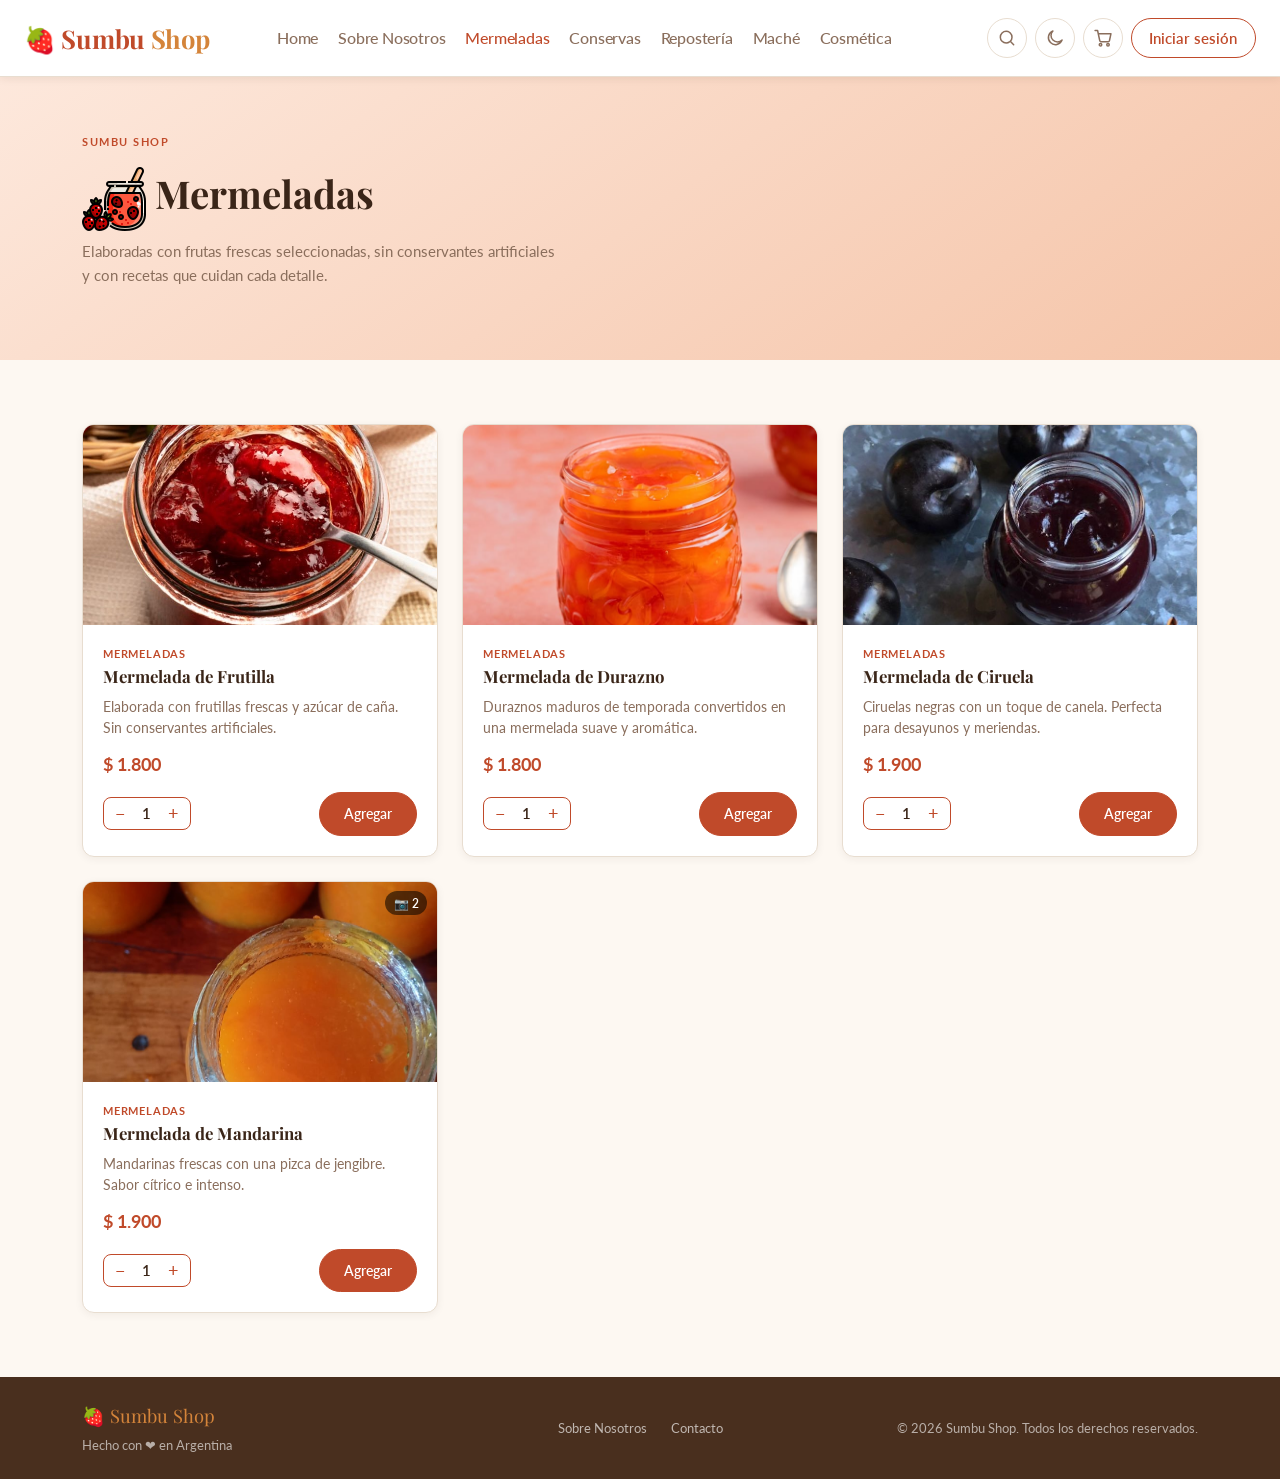
<file: pages/jams.html>
<!doctype html>
<html lang="es">
  <head>
    <meta charset="UTF-8" />
    <meta name="viewport" content="width=device-width, initial-scale=1.0" />

    <title>SumbuShop.ar - Mermeladas</title>
    <link rel="icon" type="image/png" href="../img/sumbu-shop.ar.png" />

    <link
      href="https://cdn.jsdelivr.net/npm/bootstrap@5.3.3/dist/css/bootstrap.min.css"
      rel="stylesheet"
    />

    <link rel="stylesheet" href="../styles/styles.css" />

    <link rel="preconnect" href="https://fonts.googleapis.com" />
    <link
      href="https://fonts.googleapis.com/css2?family=Playfair+Display:wght@700&family=Lato:wght@400;500;600&display=swap"
      rel="stylesheet"
    />
    <script src="../js/theme.js"></script>
  </head>

  <body>
    <!-- Navbar -->
    <div id="navbar-container"></div>
    <!-- Contenido de la página de mermeladas -->
    <main class="page__content">
      <div class="header__jam">
        <div class="container">
          <p class="section__eyebrow">Sumbu Shop</p>

          <h1 class="section__title section__title--lg">
            <img
              src="[data-uri]"
              alt="external-jam-healthy-food-and-vegan-justicon-lineal-color-justicon"
            />
            Mermeladas
          </h1>

          <p class="section__intro">
            Elaboradas con frutas frescas seleccionadas, sin conservantes
            artificiales y con recetas que cuidan cada detalle.
          </p>
        </div>
      </div>

      <!--Grilla o cards de productos-->
      <section class="py__section bg__cream">
        <div class="container">
          <div class="row g-4" id="products-container">
            <!-- Las cards se generan con JS -->
          </div>
        </div>
      </section>
    </main>
    <!-- Footer -->

    <div id="footer-container"></div>

    <!-- Contenedor del modal de producto (generado por JS) -->
    <div id="modal-container"></div>

    <script src="https://cdn.jsdelivr.net/npm/bootstrap@5.3.3/dist/js/bootstrap.bundle.min.js"></script>
    <script src="../js/data.js"></script>
    <script src="../js/auth.js"></script>
    <script src="../js/cart.js"></script>
    <script src="../js/components/navbar.js"></script>
    <script src="../js/search.js"></script>
    <script src="../js/components/productCard.js"></script>
    <script src="../js/components/productModal.js"></script>
    <script>
      document.addEventListener("DOMContentLoaded", function () {
        renderProductCards("products-container", PRODUCTS.jams);
      });
    </script>
    <script src="../js/components/footer.js"></script>
  </body>
</html>
</file>
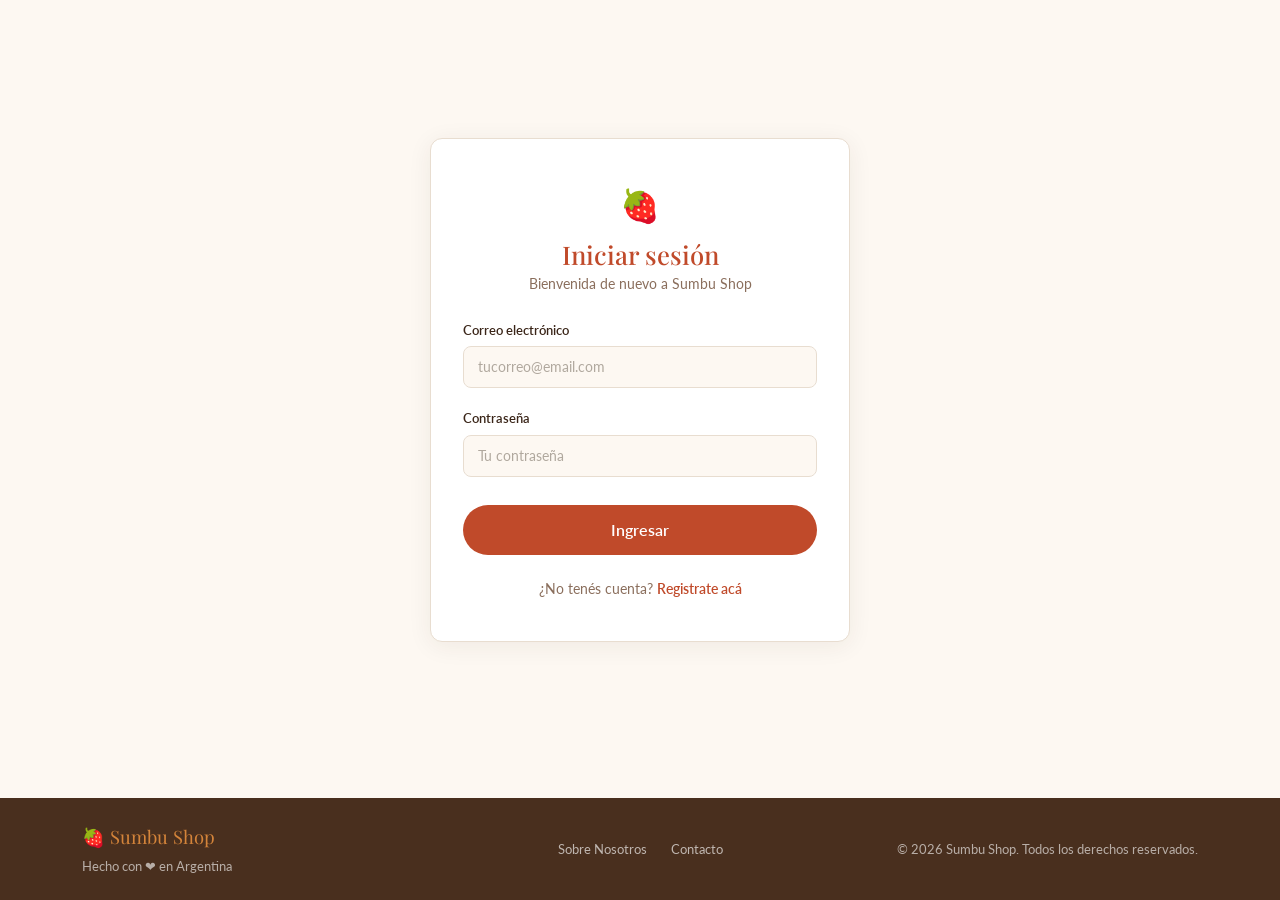
<file: pages/login.html>
<!doctype html>
<html lang="es">
  <head>
    <meta charset="UTF-8" />
    <meta name="viewport" content="width=device-width, initial-scale=1.0" />
    <title>SumbuShop.ar - Iniciar Sesión</title>
    <link rel="icon" type="image/png" href="../img/sumbu-shop.ar.png" />
    <link rel="preconnect" href="https://fonts.googleapis.com" />
    <link
      href="https://fonts.googleapis.com/css2?family=Playfair+Display:wght@700&family=Lato:wght@400;500;600&display=swap"
      rel="stylesheet"
    />
    <link
      href="https://cdn.jsdelivr.net/npm/bootstrap@5.3.3/dist/css/bootstrap.min.css"
      rel="stylesheet"
    />
    <link rel="stylesheet" href="../styles/styles.css" />
    <link rel="stylesheet" href="../styles/forms.css" />
    <script src="../js/theme.js"></script>
  </head>
  <body>
    <main>
      <div class="form__page">
        <div class="form__card">
          <!-- Header -->
          <div class="text-center mb-4">
            <div class="form__card-icon">🍓</div>
            <h1 class="form__card-title">Iniciar sesión</h1>
            <p class="form__card-subtitle">Bienvenida de nuevo a Sumbu Shop</p>
          </div>

          <!-- Formulario DENTRO de la card -->
          <form id="loginForm">
            <div class="form__group">
              <label for="email">Correo electrónico</label>
              <input
                class="form-control"
                type="email"
                id="email"
                placeholder="tucorreo@email.com"
                required
              />
            </div>

            <div class="form__group">
              <label for="password">Contraseña</label>
              <input
                class="form-control"
                type="password"
                id="password"
                placeholder="Tu contraseña"
                required
              />
            </div>

            <button type="submit" class="btn__submit">Ingresar</button>
          </form>

          <div class="form__footer">
            ¿No tenés cuenta? <a href="register.html">Registrate acá</a>
          </div>
        </div>
      </div>
    </main>
    <!--Footer-->
    <div id="footer-container"></div>

    <!--Script-->
    <script src="https://cdn.jsdelivr.net/npm/bootstrap@5.3.3/dist/js/bootstrap.bundle.min.js"></script>
    <script src="../js/auth.js"></script>
    <script src="../js/components/navbar.js"></script>
    <script src="../js/forms.js"></script>
    <script src="../js/components/footer.js"></script>
  </body>
</html>
</file>
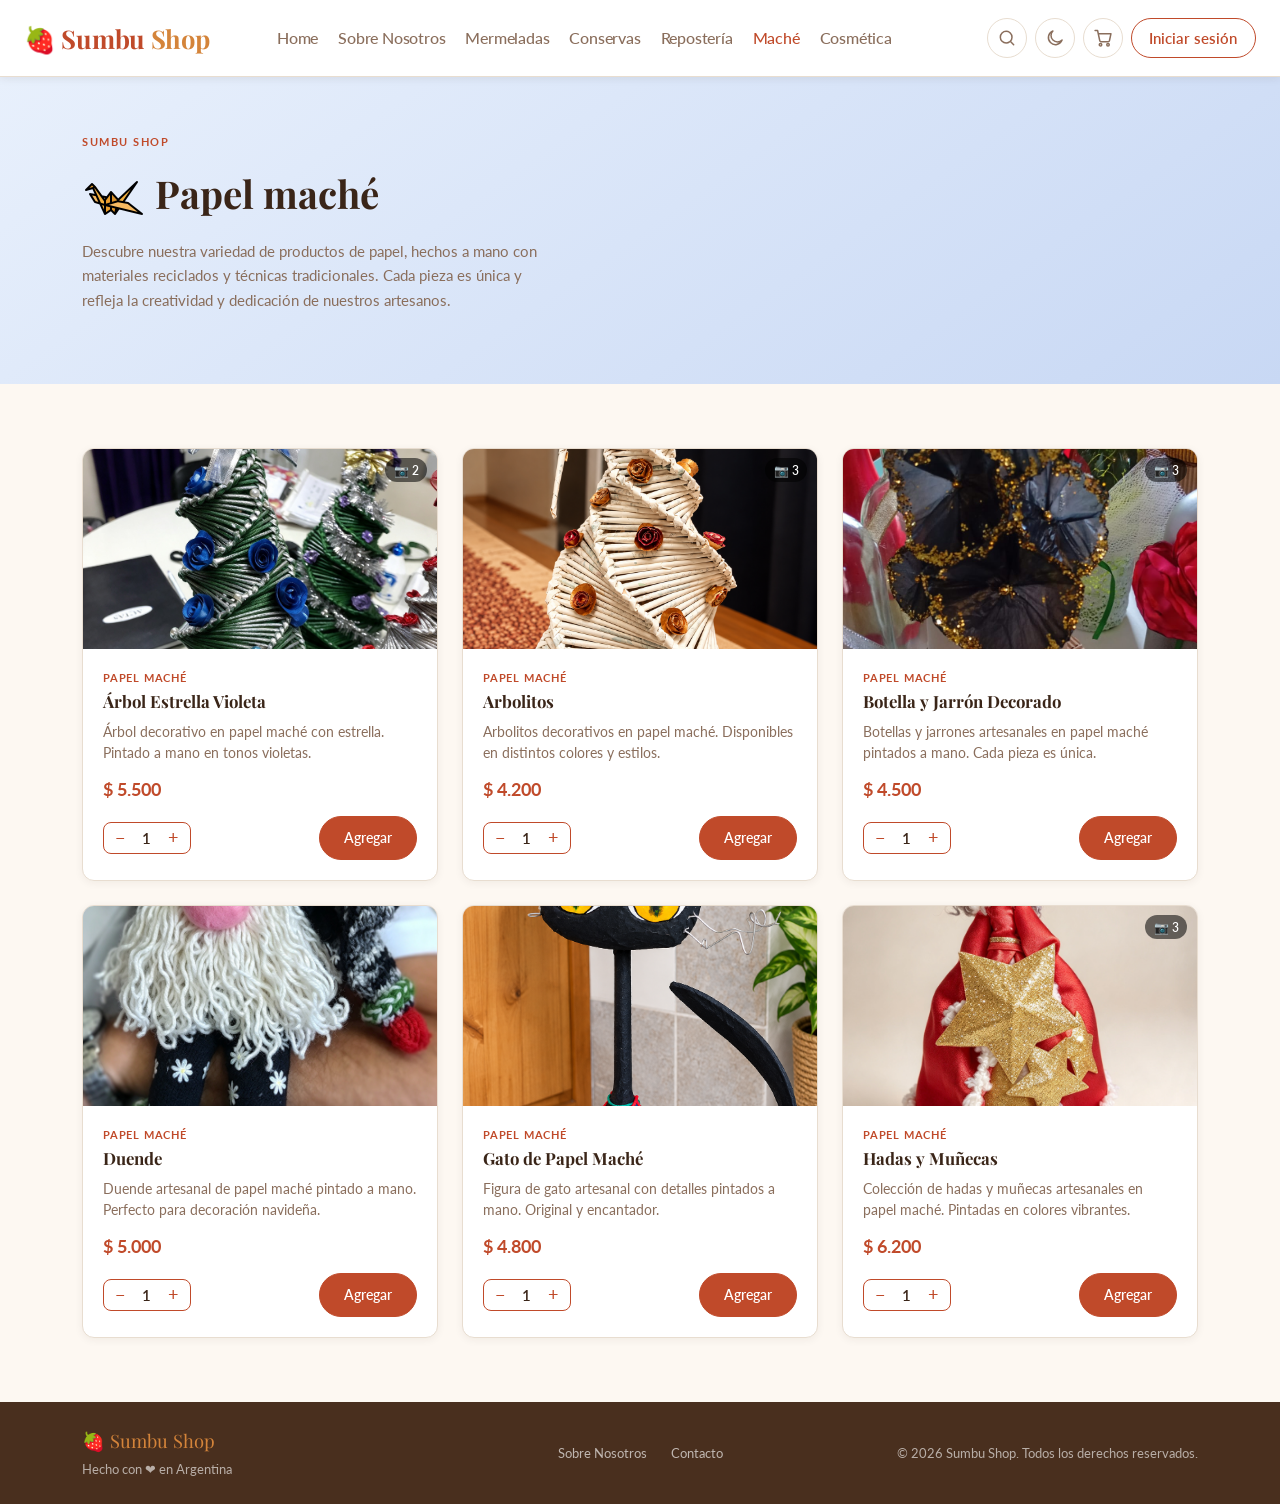
<file: pages/mache-paper.html>
<!doctype html>
<html lang="es">
  <head>
    <meta charset="UTF-8" />
    <meta name="viewport" content="width=device-width, initial-scale=1.0" />
    <title>SumbuShop.ar - Papel Maché</title>
    <link rel="icon" type="image/png" href="../img/sumbu-shop.ar.png" />
    <link
      href="https://cdn.jsdelivr.net/npm/bootstrap@5.3.3/dist/css/bootstrap.min.css"
      rel="stylesheet"
    />
    <link rel="stylesheet" href="../styles/styles.css" />
    <link rel="preconnect" href="https://fonts.googleapis.com" />
    <link
      href="https://fonts.googleapis.com/css2?family=Playfair+Display:wght@700&family=Lato:wght@400;500;600&display=swap"
      rel="stylesheet"
    />
    <script src="../js/theme.js"></script>
  </head>

  <body>
    <!--Navbar-->
    <div id="navbar-container"></div>
    <!--Contenido de la página de papel maché-->
    <main class="page__content">
      <div class="header__mache">
        <div class="container">
          <p class="section__eyebrow">Sumbu Shop</p>

          <h1 class="section__title section__title--lg">
            <img
              src="[data-uri]"
              alt="external-origami-japan-photo3ideastudio-lineal-color-photo3ideastudio"
            />
            Papel maché
          </h1>

          <p class="section__intro">
            Descubre nuestra variedad de productos de papel, hechos a mano con
            materiales reciclados y técnicas tradicionales. Cada pieza es única
            y refleja la creatividad y dedicación de nuestros artesanos.
          </p>
        </div>
      </div>

      <!--Grilla o cards de productos-->
      <section class="py__section bg__cream">
        <div class="container">
          <div class="row g-4" id="products-container">
            <!-- Las cards se generan con JS -->
          </div>
        </div>
      </section>
    </main>

    <!-- Footer -->

    <div id="footer-container"></div>

    <!-- Contenedor del modal de producto (generado por JS) -->
    <div id="modal-container"></div>

    <script src="https://cdn.jsdelivr.net/npm/bootstrap@5.3.3/dist/js/bootstrap.bundle.min.js"></script>
    <script src="../js/data.js"></script>
    <script src="../js/auth.js"></script>
    <script src="../js/cart.js"></script>
    <script src="../js/components/navbar.js"></script>
    <script src="../js/search.js"></script>
    <script src="../js/components/productCard.js"></script>
    <script src="../js/components/productModal.js"></script>
    <script>
      document.addEventListener("DOMContentLoaded", function () {
        renderProductCards("products-container", PRODUCTS.mache);
      });
    </script>
    <script src="../js/components/footer.js"></script>
  </body>
</html>
</file>
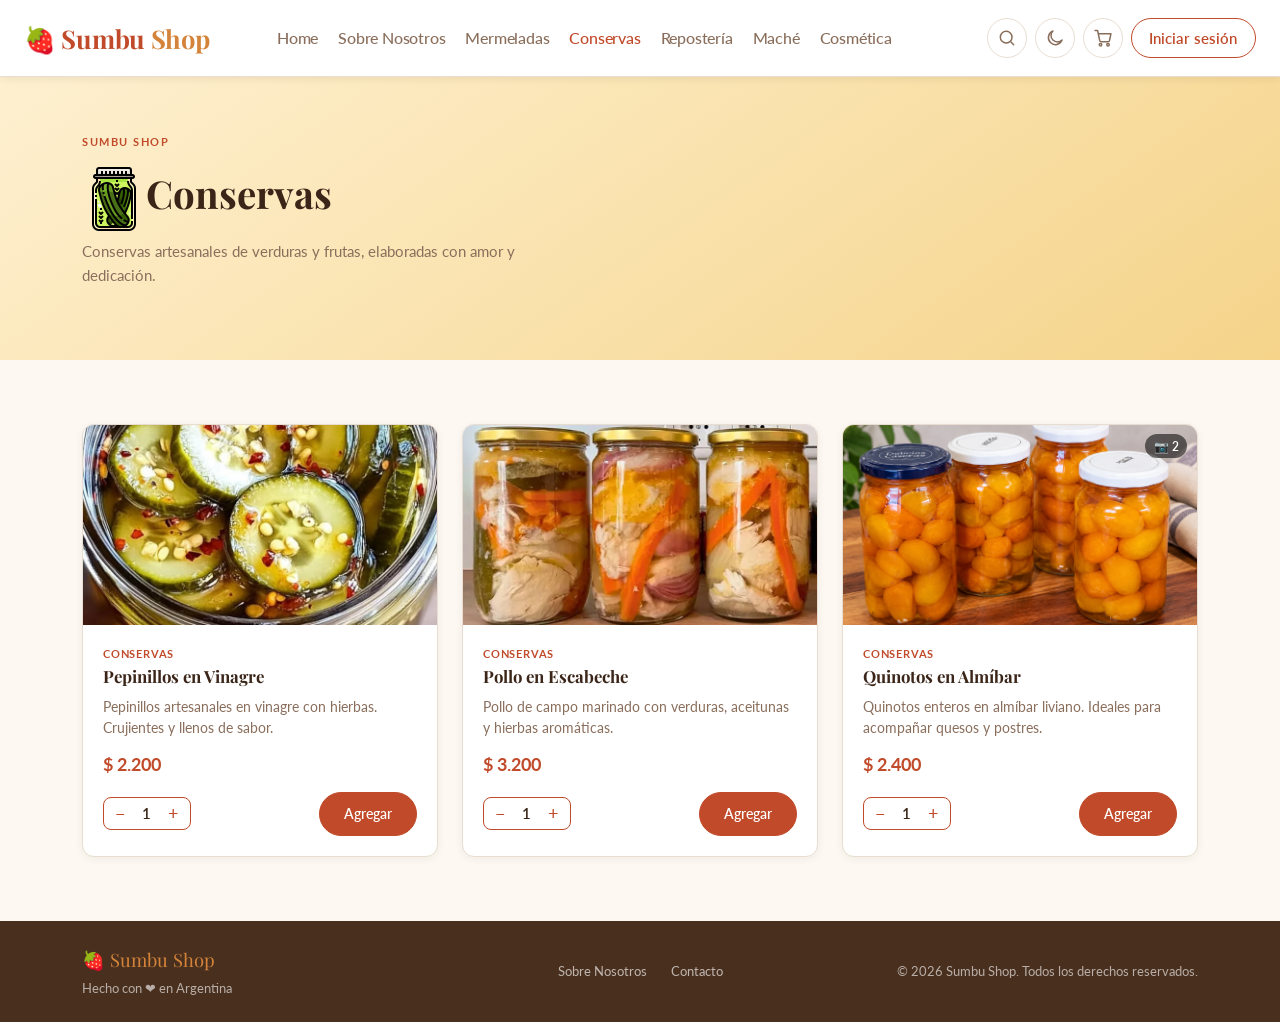
<file: pages/preserved.html>
<!doctype html>
<html lang="es">
  <head>
    <meta charset="UTF-8" />
    <meta name="viewport" content="width=device-width, initial-scale=1.0" />
    <title>SumbuShop.ar - Conservas</title>
    <link rel="icon" type="image/png" href="../img/sumbu-shop.ar.png" />

    <link
      href="https://cdn.jsdelivr.net/npm/bootstrap@5.3.3/dist/css/bootstrap.min.css"
      rel="stylesheet"
    />
    <link rel="stylesheet" href="../styles/styles.css" />
    <link rel="preconnect" href="https://fonts.googleapis.com" />
    <link
      href="https://fonts.googleapis.com/css2?family=Playfair+Display:wght@700&family=Lato:wght@400;500;600&display=swap"
      rel="stylesheet"
    />
    <script src="../js/theme.js"></script>
  </head>

  <body>
    <!-- Navbar -->
    <div id="navbar-container"></div>

    <!--Contenido de la página de conservas-->
    <main class="page__content">
      <div class="header__preserved">
        <div class="container">
          <p class="section__eyebrow">Sumbu Shop</p>

          <h1 class="section__title section__title--lg">
            <img
              src="[data-uri]"
              alt="external-pickle-healthy-food-and-vegan-justicon-lineal-color-justicon"
            />Conservas
          </h1>

          <p class="section__intro">
            Conservas artesanales de verduras y frutas, elaboradas con amor y
            dedicación.
          </p>
        </div>
      </div>
      <!--Grilla o cards de productos-->
      <section class="py__section bg__cream">
        <div class="container">
          <div class="row g-4" id="products-container">
            <!-- Las cards se generan con JS -->
          </div>
        </div>
      </section>
    </main>

    <!-- Footer -->

    <div id="footer-container"></div>

    <!-- Contenedor del modal de producto (generado por JS) -->
    <div id="modal-container"></div>

    <script src="https://cdn.jsdelivr.net/npm/bootstrap@5.3.3/dist/js/bootstrap.bundle.min.js"></script>
    <script src="../js/data.js"></script>
    <script src="../js/auth.js"></script>
    <script src="../js/cart.js"></script>
    <script src="../js/components/navbar.js"></script>
    <script src="../js/search.js"></script>
    <script src="../js/components/productCard.js"></script>
    <script src="../js/components/productModal.js"></script>
    <script>
      document.addEventListener("DOMContentLoaded", function () {
        renderProductCards("products-container", PRODUCTS.preserved);
      });
    </script>
    <script src="../js/components/footer.js"></script>
  </body>
</html>
</file>
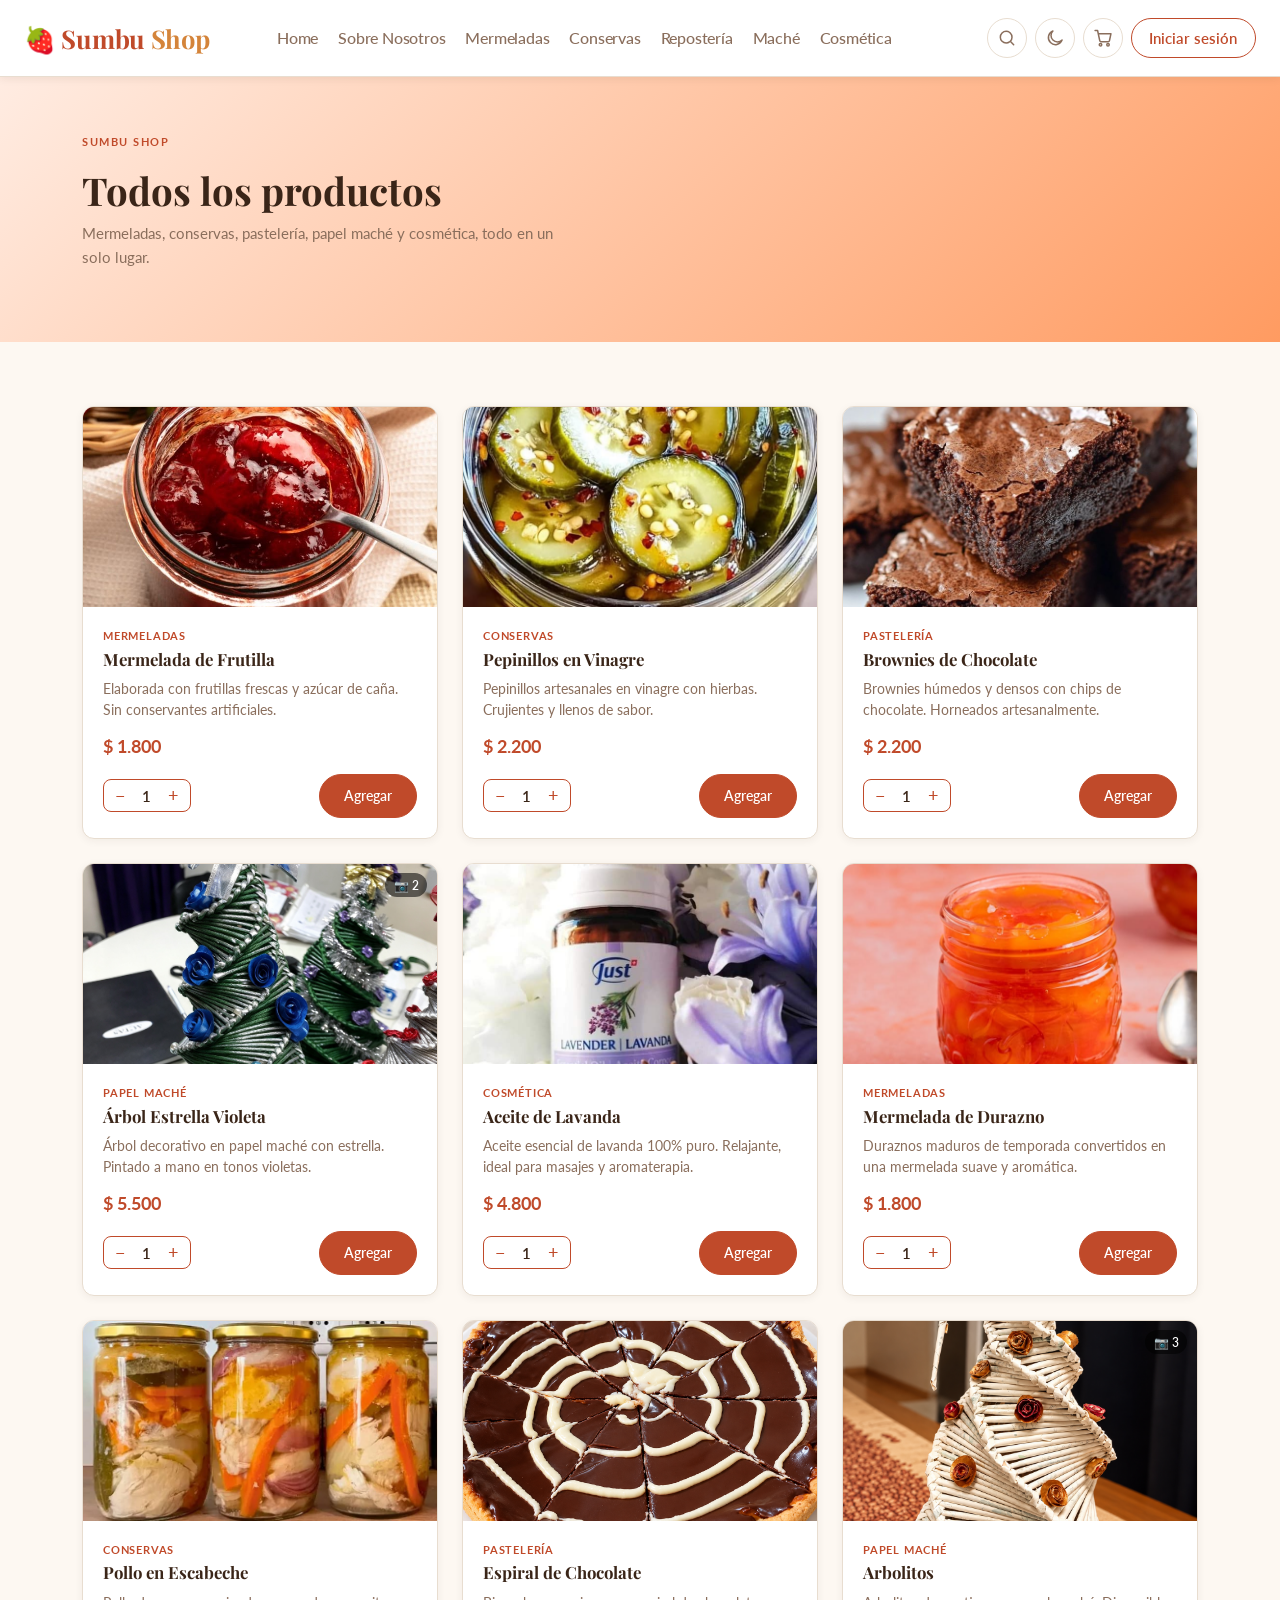
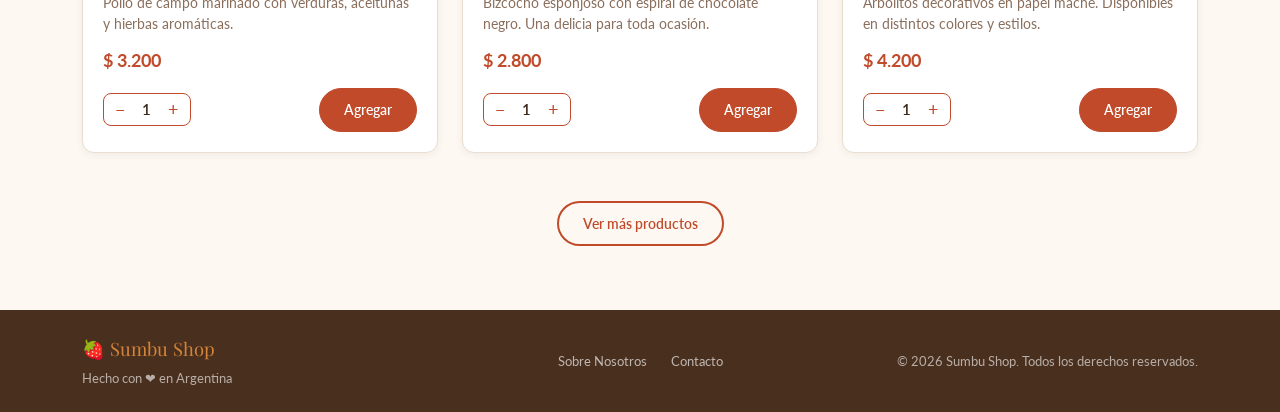
<file: pages/products.html>
<!doctype html>
<html lang="es">
  <head>
    <meta charset="UTF-8" />
    <meta name="viewport" content="width=device-width, initial-scale=1.0" />
    <title>SumbuShop.ar - Todos los productos</title>
    <link rel="icon" type="image/png" href="../img/sumbu-shop.ar.png" />
    <link
      href="https://cdn.jsdelivr.net/npm/bootstrap@5.3.3/dist/css/bootstrap.min.css"
      rel="stylesheet"
    />
    <link rel="stylesheet" href="../styles/styles.css" />
    <link rel="preconnect" href="https://fonts.googleapis.com" />
    <link
      href="https://fonts.googleapis.com/css2?family=Playfair+Display:wght@700&family=Lato:wght@400;500;600&display=swap"
      rel="stylesheet"
    />
    <script src="../js/theme.js"></script>
  </head>

  <body>
    <!--Navbar-->
    <div id="navbar-container"></div>

    <!-- Catálogo: todos los productos (botón "Explorar productos" del index)
         o resultados de búsqueda (products.html?q=...). Lo arma renderProductsPage() en search.js -->
    <main class="page__content">
      <div class="header__search">
        <div class="container">
          <p class="section__eyebrow">Sumbu Shop</p>
          <h1 class="section__title section__title--lg" id="productsTitle">Todos los productos</h1>
          <p class="section__intro" id="productsIntro">
            Mermeladas, conservas, pastelería, papel maché y cosmética, todo en
            un solo lugar.
          </p>
        </div>
      </div>

      <!--Grilla de cards: se muestran de a tandas con el botón "Ver más"-->
      <section class="py__section bg__cream">
        <div class="container">
          <div class="row g-4" id="products-container">
            <!-- Las cards se generan con JS -->
          </div>
          <div class="text-center mt-5">
            <button type="button" id="load-more" class="btn btn__sumbu__outline">
              Ver más productos
            </button>
          </div>
        </div>
      </section>
    </main>

    <!-- Footer -->
    <div id="footer-container"></div>

    <!-- Contenedor del modal de producto (generado por JS) -->
    <div id="modal-container"></div>

    <script src="https://cdn.jsdelivr.net/npm/bootstrap@5.3.3/dist/js/bootstrap.bundle.min.js"></script>
    <script src="../js/data.js"></script>
    <script src="../js/auth.js"></script>
    <script src="../js/cart.js"></script>
    <script src="../js/components/navbar.js"></script>
    <script src="../js/search.js"></script>
    <script src="../js/components/productCard.js"></script>
    <script src="../js/components/productModal.js"></script>
    <script>
      document.addEventListener("DOMContentLoaded", renderProductsPage);
    </script>
    <script src="../js/components/footer.js"></script>
  </body>
</html>
</file>
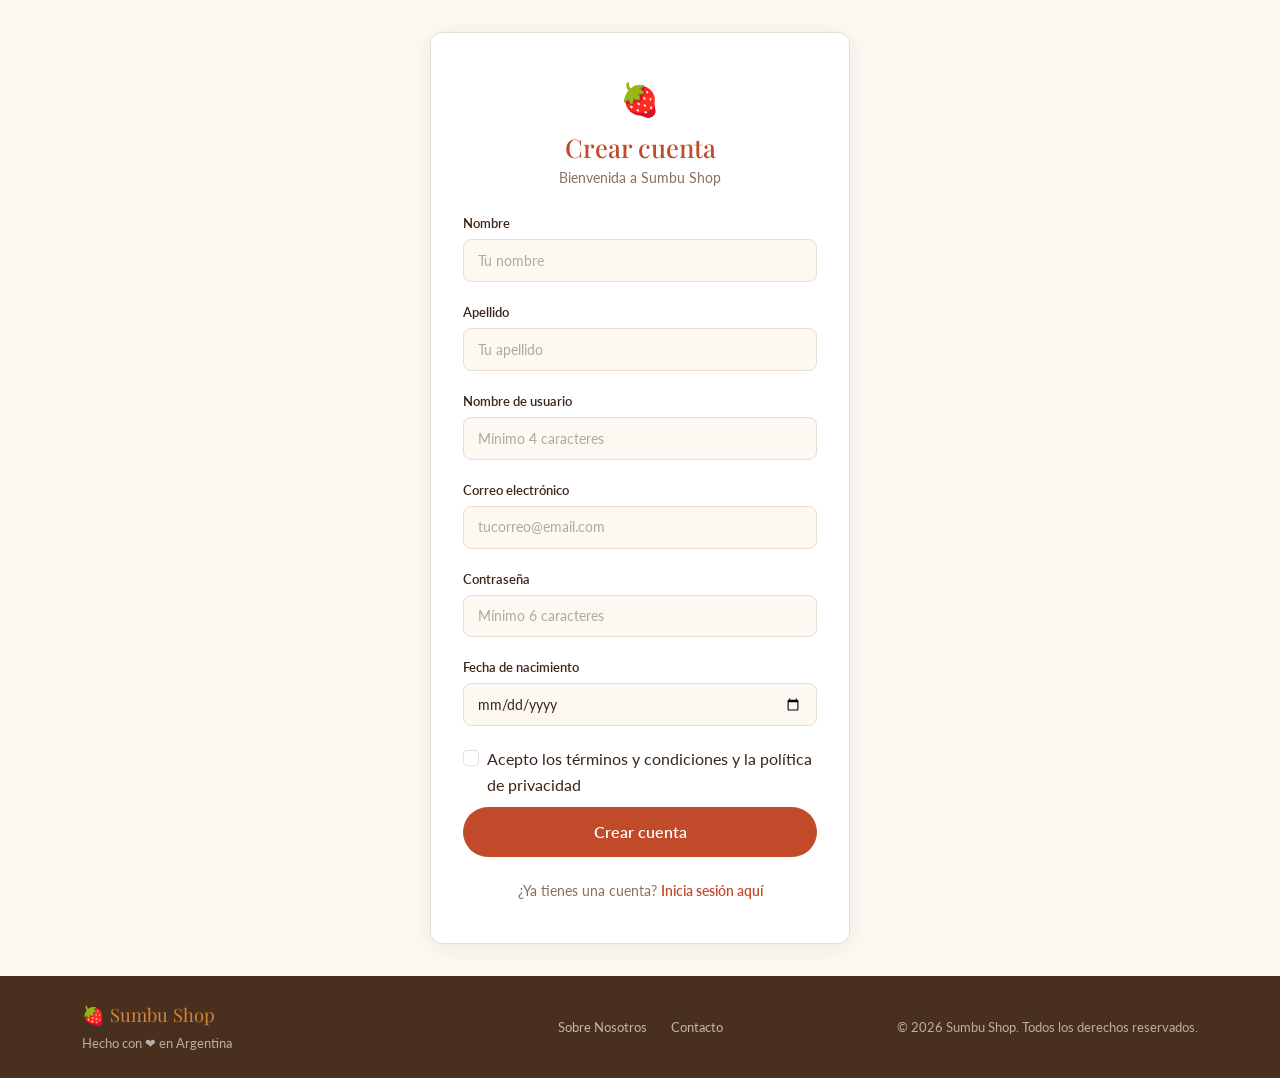
<file: pages/register.html>
<!doctype html>
<html lang="es">
  <head>
    <meta charset="UTF-8" />
    <meta name="viewport" content="width=device-width, initial-scale=1.0" />
    <title>SumbuShop.ar - Registrarse</title>
    <link rel="icon" type="image/png" href="../img/sumbu-shop.ar.png" />
    <link rel="preconnect" href="https://fonts.googleapis.com" />
    <link
      href="https://fonts.googleapis.com/css2?family=Playfair+Display:wght@700&family=Lato:wght@400;500;600&display=swap"
      rel="stylesheet"
    />
    <link
      href="https://cdn.jsdelivr.net/npm/bootstrap@5.3.3/dist/css/bootstrap.min.css"
      rel="stylesheet"
    />
    <link rel="stylesheet" href="../styles/styles.css" />
    <link rel="stylesheet" href="../styles/forms.css" />
    <script src="../js/theme.js"></script>
  </head>
  <body>
    <main>
      <div class="form__page">
        <div class="form__card">
          <!-- Header -->
          <div class="text-center mb-4">
            <div class="form__card-icon">🍓</div>
            <h1 class="form__card-title">Crear cuenta</h1>
            <p class="form__card-subtitle">Bienvenida a Sumbu Shop</p>
          </div>

          <!-- Formulario DENTRO de la card para que se vea unificado -->
          <!--Formulario de registro-->
          <form id="registerForm">
            <div class="form__group">
              <label for="nombre">Nombre</label>
              <input
                class="form-control"
                type="text"
                id="nombre"
                name="nombre"
                placeholder="Tu nombre"
                required
              />
            </div>

            <div class="form__group">
              <label for="apellido">Apellido</label>
              <input
                class="form-control"
                type="text"
                id="apellido"
                name="apellido"
                placeholder="Tu apellido"
                required
              />
            </div>

            <div class="form__group">
              <label for="usuario">Nombre de usuario</label>
              <input
                class="form-control"
                type="text"
                id="usuario"
                name="usuario"
                placeholder="Mínimo 4 caracteres"
                required
                minlength="4"
              />
            </div>

            <div class="form__group">
              <label for="email">Correo electrónico</label>
              <input
                class="form-control"
                type="email"
                id="email"
                name="email"
                placeholder="tucorreo@email.com"
                required
              />
            </div>

            <div class="form__group">
              <label for="password">Contraseña</label>
              <input
                class="form-control"
                type="password"
                id="password"
                name="password"
                placeholder="Mínimo 6 caracteres"
                required
                minlength="6"
              />
            </div>

            <div class="form__group">
              <label for="fechaNacimiento">Fecha de nacimiento</label>
              <input
                class="form-control"
                type="date"
                id="fechaNacimiento"
                name="fechaNacimiento"
                required
              />
            </div>

            <!--Aceptación de términos-->
            <div class="form-check">
              <input
                class="form-check-input"
                type="checkbox"
                value=""
                id="checkDefault"
                required
              />
              <label class="form-check-label" for="checkDefault">
                Acepto los términos y condiciones y la política de privacidad
              </label>
            </div>

            <button type="submit" class="btn__submit">Crear cuenta</button>
          </form>

          <div class="form__footer">
            ¿Ya tienes una cuenta? <a href="./login.html">Inicia sesión aquí</a>
          </div>
        </div>
      </div>
    </main>

    <!--Footer-->
    <div id="footer-container"></div>

    <!--Script-->
    <script src="https://cdn.jsdelivr.net/npm/bootstrap@5.3.3/dist/js/bootstrap.bundle.min.js"></script>
    <script src="../js/auth.js"></script>
    <script src="../js/components/navbar.js"></script>
    <script src="../js/forms.js"></script>
    <script src="../js/components/footer.js"></script>
  </body>
</html>
</file>
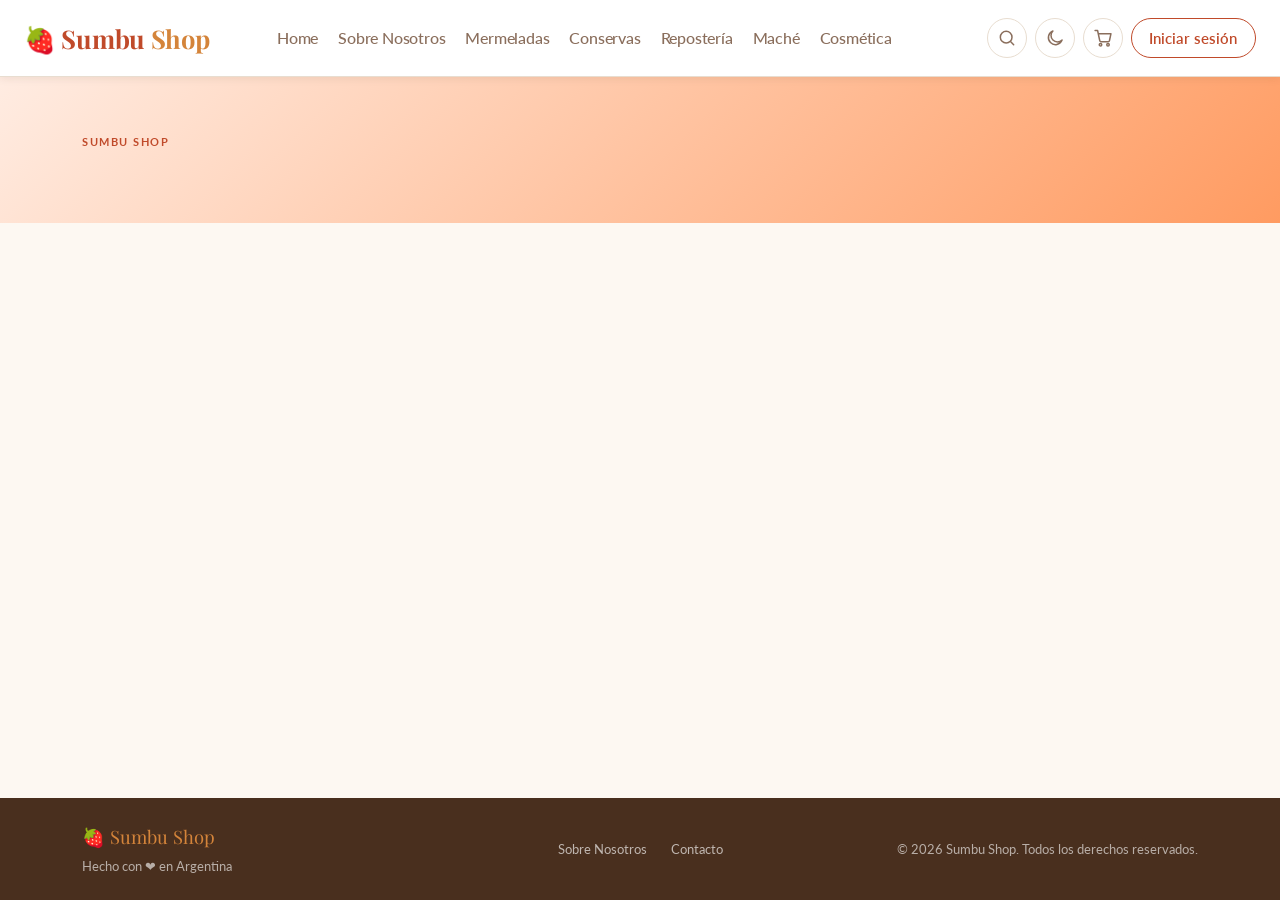
<file: pages/search.html>
<!doctype html>
<html lang="es">
  <head>
    <meta charset="UTF-8" />
    <meta name="viewport" content="width=device-width, initial-scale=1.0" />
    <title>SumbuShop.ar - Resultados de búsqueda</title>
    <link rel="icon" type="image/png" href="../img/sumbu-shop.ar.png" />
    <link
      href="https://cdn.jsdelivr.net/npm/bootstrap@5.3.3/dist/css/bootstrap.min.css"
      rel="stylesheet"
    />
    <link rel="stylesheet" href="../styles/styles.css" />
    <link rel="preconnect" href="https://fonts.googleapis.com" />
    <link
      href="https://fonts.googleapis.com/css2?family=Playfair+Display:wght@700&family=Lato:wght@400;500;600&display=swap"
      rel="stylesheet"
    />
    <script src="../js/theme.js"></script>
  </head>

  <body>
    <!--Navbar-->
    <div id="navbar-container"></div>

    <!-- Contenido de la página de resultados -->
    <main class="page__content">
      <div class="header__search">
        <div class="container">
          <p class="section__eyebrow">Sumbu Shop</p>
<h1 class="section__title section__title--lg" id="searchResultsTitle"></h1>
        </div>
      </div>

      <!--Grilla o cards de productos-->
      <section class="py__section bg__cream">
        <div class="container">
          <div class="row g-4" id="search-results">
            <!-- Las cards se generan con JS -->
          </div>
        </div>
      </section>
    </main>

    <!-- Footer -->

    <div id="footer-container"></div>

    <!-- Contenedor del modal de producto (generado por JS) -->
    <div id="modal-container"></div>

    <script src="https://cdn.jsdelivr.net/npm/bootstrap@5.3.3/dist/js/bootstrap.bundle.min.js"></script>
    <script src="../js/data.js"></script>
    <script src="../js/auth.js"></script>
    <script src="../js/cart.js"></script>
    <script src="../js/components/navbar.js"></script>
    <script src="../js/search.js"></script>
    <script src="../js/components/productCard.js"></script>
    <script src="../js/components/productModal.js"></script>
    <script>
      document.addEventListener("DOMContentLoaded", renderSearchPage);
    </script>
    <script src="../js/components/footer.js"></script>
  </body>
</html>
</file>
<file: styles/styles.css>
/* =========================================================
   ÍNDICE
   1. Variables (tema claro por defecto)
   2. Modo oscuro
   3. Reset y base
   4. Botones
   5. Navbar (5b. Buscador del navbar)
   6. Home: hero, presentación, categorías, sobre nosotros
   7. Secciones y encabezados de páginas
   8. Página "Sobre nosotros"
   9. Cards de productos
   10. Modal de producto
   11. Control de cantidad (cards, modal y carrito)
   12. Carrito
   13. Toast de confirmación
   14. Footer
   15. Opiniones (carrusel del index)
   ========================================================= */

/* ─── 1. Variables: colores y fuentes globales (theme: light por defecto) ─── */
:root {
  --color-primary: #c04a2a;
  --color-primary-dk: #9e3a1e;
  --color-header: linear-gradient(135deg, #ffece2, #ff9b61);
  --color-accent: #d4843a;
  --color-bg: #fdf8f2;
  --color-surface: #ffffff;
  --color-text: #3a2518;
  --color-footer: #492f1e;
  --color-text-soft: #8a6e5c;
  --color-border: #e8ddd0;

  --font-display: "Playfair Display", Georgia, serif;
  /* Lato es la fuente que se carga desde Google Fonts en el <head> */
  --font-body: "Lato", system-ui, sans-serif;

  --radius-sm: 8px;
  --radius-md: 12px;
  --radius-lg: 20px;
  --radius-pill: 999px;
}

/* ─── 2. Modo oscuro ─── */
[data-theme="dark"] {
  --color-primary: #e8603a;
  --color-primary-dk: #c04a2a;
  --color-header: linear-gradient(135deg, #42261cb0, #7a351f);
  --color-accent: #e8a838;
  --color-bg: #1a110b;
  --color-surface: #38271d;
  --color-text: #f0e6da;
  --color-text-soft: #d8ccc5;
  --color-border: #3a2820;
}
[data-theme="dark"] .hero__eyebrow {
  color: var(--color-accent);
}
[data-theme="dark"] .hero__subtitle {
  color: #d4b8a8;
}
[data-theme="dark"] .presentacion__bar {
  background-color: #1f1208;
}
[data-theme="dark"] .cat__card {
  background: #2e1c10;
  border-color: #3a2820;
}
[data-theme="dark"] .header__jam {
  background: linear-gradient(145deg, #5a2010, #3a1008);
}
[data-theme="dark"] .header__preserved {
  background: linear-gradient(145deg, #4a3008, #2e1e04);
}
[data-theme="dark"] .header__mache {
  background: linear-gradient(145deg, #0e1e3a, #081428);
}
[data-theme="dark"] .header__cosmetics {
  background: linear-gradient(145deg, #0e2e14, #081e0c);
}
[data-theme="dark"] .header__bakery {
  background: linear-gradient(145deg, #552c9b, #301b58);
}
[data-theme="dark"] .navbar {
  background-color: #1a110b;
  border-bottom-color: #3a2820;
}
[data-theme="dark"] .cart__badge {
  border-color: #1a110b; /* mismo color que el navbar oscuro */
}
/* en oscuro el borde general (--color-border) casi no se ve sobre el navbar: lo aclaramos un poco */
[data-theme="dark"] .nav__icon-btn:not(.nav__icon-btn--plain),
[data-theme="dark"] .search__input {
  border-color: #4d372a;
}
[data-theme="dark"] .nav__icon-btn:hover {
  border-color: var(--color-primary);
  background-color: rgba(232, 96, 58, 0.12);
}
/* la X de cerrar de Bootstrap es negra: la invertimos para que se vea */
[data-theme="dark"] .product__modal__close {
  filter: invert(1);
}
[data-theme="dark"] .site__footer {
  background: #0f0805;
}

/* ─── 3. Reset y base ─── */
*,
*::before,
*::after {
  box-sizing: border-box;
  margin: 0;
  padding: 0;
}

/* body en columna + main con flex:1 → el footer queda abajo aunque la página tenga poco contenido */
body {
  font-family: var(--font-body);
  background-color: var(--color-bg);
  color: var(--color-text);
  line-height: 1.6;
  min-height: 100vh;
  display: flex;
  flex-direction: column;
}

main {
  flex: 1;
}

a {
  text-decoration: none;
  color: inherit;
}

.page__content {
  margin: 0 auto;
  width: 100%;
}

/* ─── 4. Botones ─── */
/* Sobreescribiendo estilos de bootstrap con la paleta de colores (por eso los !important) */
.btn-primary {
  background-color: var(--color-primary) !important;
  border-color: var(--color-primary) !important;
  color: #fff !important;
  font-family: var(--font-body);
  font-weight: 600;
  font-size: 0.875rem;
  padding: 0.65rem 1.5rem;
  border-radius: var(--radius-pill) !important;
  transition:
    background-color 0.2s,
    border-color 0.15s,
    transform 0.15s;
}
.btn-primary:hover {
  background-color: var(--color-primary-dk) !important;
  border-color: var(--color-primary-dk) !important;
  transform: translateY(-1px);
}

.btn-outline-primary {
  color: var(--color-primary) !important;
  border-color: var(--color-primary) !important;
  font-family: var(--font-body);
  font-weight: 600;
  font-size: 0.875rem;
  padding: 0.65rem 1.5rem;
  border-radius: var(--radius-pill) !important;
  transition: all 0.2s;
}
.btn-outline-primary:hover {
  background-color: var(--color-primary) !important;
  color: #fff !important;
}

.btn__sumbu {
  background-color: var(--color-primary);
  color: #fff;
  border: 2px solid var(--color-primary);
  border-radius: var(--radius-pill);
  padding: 0.65rem 1.5rem;
  font-weight: 600;
  font-size: 0.875rem;
  transition: all 0.2s;
}
.btn__sumbu:hover {
  background-color: var(--color-primary-dk);
  border-color: var(--color-primary-dk);
  color: #fff;
}

.btn__sumbu__outline {
  background-color: transparent;
  color: var(--color-primary);
  border: 2px solid var(--color-primary);
  border-radius: var(--radius-pill);
  padding: 0.65rem 1.5rem;
  font-weight: 600;
  font-size: 0.875rem;
  transition: all 0.2s;
}
.btn__sumbu__outline:hover {
  background-color: var(--color-primary);
  color: #fff;
}

/* Botones de ícono del navbar (tema, carrito, lupa, hamburguesa): todos iguales,
   círculo de 40px con contorno suave que se tiñe del color principal al pasar el mouse */
.nav__icon-btn {
  position: relative;
  display: inline-flex;
  align-items: center;
  justify-content: center;
  flex-shrink: 0;
  width: 40px;
  height: 40px;
  padding: 0;
  background: transparent;
  border: 1.5px solid var(--color-border);
  border-radius: var(--radius-pill);
  color: var(--color-text-soft);
  cursor: pointer;
  transition:
    border-color 0.2s,
    background-color 0.2s,
    color 0.2s;
}
.nav__icon-btn:hover {
  border-color: var(--color-primary);
  background-color: rgba(192, 74, 42, 0.08);
  color: var(--color-primary);
}
.nav__icon-btn:focus {
  box-shadow: none; /* saca el recuadro de foco de Bootstrap en la hamburguesa */
}
.nav__icon-btn:focus-visible {
  outline: 2px solid var(--color-accent);
  outline-offset: 2px;
}
/* variante sin contorno: la flecha ← al lado del campo de búsqueda */
.nav__icon-btn--plain {
  border-color: transparent;
}

/* íconos SVG de línea (ver navIcon() en navbar.js y getThemeIcon() en theme.js) */
.nav__icon {
  width: 20px;
  height: 20px;
  fill: none;
  stroke: currentColor;
  stroke-width: 1.8;
  stroke-linecap: round;
  stroke-linejoin: round;
}

/* Botón de iniciar / cerrar sesión (navbar): misma altura que los botones de ícono */
.btn-logout {
  display: inline-flex;
  align-items: center;
  height: 40px;
  font-family: var(--font-body);
  font-size: 0.95rem;
  font-weight: 600;
  color: var(--color-primary);
  border: 1.5px solid var(--color-primary);
  background: none;
  padding: 0 1.1rem;
  border-radius: var(--radius-pill);
  cursor: pointer;
  transition: all 0.2s;
  text-decoration: none; /* para cuando se usa como <a> ("Iniciar sesión") */
}
.btn-logout:hover {
  background-color: var(--color-primary);
  color: #fff;
}

/* ─── 5. Navbar (compartido por TODAS las páginas: no usar estilos inline en el HTML) ─── */
/* el navbar se inyecta dentro de #navbar-container: el sticky va en el contenedor,
   porque un elemento sticky solo se queda fijo dentro de su padre */
#navbar-container {
  position: sticky;
  top: 0;
  z-index: 1020;
}

.navbar {
  background-color: var(--color-surface);
  border-bottom: 1px solid var(--color-border);
  box-shadow: 0 2px 8px rgba(58, 37, 24, 0.08);
  min-height: 76px;
  padding: 0 !important;
}
.navbar .container,
.navbar .container-fluid {
  min-height: 76px;
  display: flex;
  align-items: center;
  padding: 0 1.5rem;
}

.navbar-brand {
  font-family: var(--font-display);
  font-size: clamp(1.5rem, 2vw, 1.85rem);
  font-weight: 700;
  color: var(--color-primary) !important;
  letter-spacing: -0.3px;
}
.navbar-brand span {
  color: var(--color-accent);
}

.nav-link {
  font-family: var(--font-body) !important;
  color: var(--color-text-soft);
  font-size: clamp(1rem, 1.1vw, 1.15rem) !important;
  font-weight: 500;
  padding: 0.5rem 0.75rem !important;
  transition: color 0.2s;
  letter-spacing: -0.2px;
}
.nav-link:hover,
.nav-link.active {
  color: var(--color-primary) !important;
}

/* que los textos del navbar nunca se partan en dos líneas */
.navbar-brand,
.nav-link,
.btn-logout {
  white-space: nowrap;
}

/* badge con la cantidad, sobre el borde del botón del carrito */
.cart__badge {
  position: absolute;
  top: -6px;
  right: -6px;
  background: var(--color-primary);
  color: #fff;
  font-size: 0.65rem;
  font-weight: 700;
  min-width: 19px;
  height: 19px;
  border: 2px solid var(--color-surface); /* aro del color del navbar para separarlo del contorno */
  border-radius: var(--radius-pill);
  display: flex;
  align-items: center;
  justify-content: center;
  padding: 0 4px;
  line-height: 1;
}

/* contenedor de accesos rápidos (lupa + carrito): solo se usa con el menú hamburguesa */
.navbar__quick {
  display: none;
}

/* menú hamburguesa: el navbar usa navbar-expand-xl, así que colapsa hasta 1199px
   (con lg los links + el buscador no entraban entre 992 y 1199px y se desbordaba) */
@media (max-width: 1199.98px) {
  .navbar .container-fluid {
    padding: 0 1rem;
  }
  /* la fila superior mantiene su altura aunque el menú esté abierto (si no, el logo y los botones suben) */
  .navbar-brand {
    padding: 0;
    line-height: 76px;
  }
  /* barra superior: logo a la izquierda; lupa, carrito y hamburguesa juntos a la derecha */
  .navbar__quick {
    display: flex;
    align-items: center;
    gap: 0.5rem;
    margin-left: auto;
    margin-right: 0.5rem; /* misma separación que hay entre la lupa y el carrito */
  }

  /* menú desplegable */
  .navbar-collapse {
    padding: 0.5rem 0 1rem;
    border-top: 1px solid var(--color-border);
  }
  .navbar-nav {
    gap: 0 !important;
  }
  .navbar-nav .nav-link {
    padding: 0.55rem 0.75rem !important;
    border-radius: var(--radius-sm);
  }
  .navbar-nav .nav-link:hover,
  .navbar-nav .nav-link.active {
    background: rgba(0, 0, 0, 0.04);
  }
  [data-theme="dark"] .navbar-nav .nav-link:hover,
  [data-theme="dark"] .navbar-nav .nav-link.active {
    background: rgba(255, 255, 255, 0.06);
  }
  /* fila de abajo: tema a la izquierda, sesión a la derecha, separada de los links */
  .navbar__tools {
    justify-content: space-between;
    margin-top: 0.5rem;
    padding: 0.75rem 0.75rem 0;
    border-top: 1px solid var(--color-border);
  }
}

/* ─── 5b. Buscador del navbar ─── */
.search__wrap {
  position: relative;
  flex: 1 1 auto;
  max-width: 400px;
  min-width: 160px;
  margin: 0 auto 0 1rem; /* el auto a la derecha empuja los botones (tema, carrito, sesión) al borde */
}

.search__input-wrap {
  position: relative;
  display: flex;
  align-items: center;
}

/* lupa decorativa dentro del campo */
.search__icon {
  position: absolute;
  left: 0.8rem;
  display: flex;
  color: var(--color-text-soft);
  pointer-events: none;
}
.search__icon .nav__icon {
  width: 16px;
  height: 16px;
}

.search__input {
  width: 100%;
  padding: 0.4rem 0.75rem 0.4rem 2.1rem;
  border: 1.5px solid var(--color-border);
  border-radius: var(--radius-pill);
  background: var(--color-surface);
  color: var(--color-text);
  font-size: 0.875rem;
  font-family: var(--font-body);
  transition:
    border-color 0.2s,
    box-shadow 0.2s;
  outline: none;
}
.search__input:focus {
  border-color: var(--color-accent);
  box-shadow: 0 0 0 3px rgba(201, 125, 74, 0.15);
}
.search__input::placeholder {
  color: var(--color-text-soft);
}

/* Lupa (abre el buscador) y flecha (lo cierra): usan .nav__icon-btn, pero solo se ven en el modo compacto */
.search__toggle,
.search__back {
  display: none;
}

/* Modo compacto (hasta 1399px): solo la lupa, se expande al tocarla (ver initSearch en search.js) */
@media (max-width: 1399.98px) {
  .search__wrap {
    flex: 0 0 auto;
    min-width: 0;
    max-width: none;
    margin: 0 0.5rem 0 auto;
  }
  .search__toggle {
    display: inline-flex;
  }
  .search__input-wrap {
    display: none;
  }

  .search__wrap--expanded {
    flex: 1 1 auto;
  }
  .search__wrap--expanded .search__toggle {
    display: none;
  }
  .search__wrap--expanded .search__input-wrap {
    display: flex;
    gap: 0.25rem;
    animation: searchExpand 0.25s ease-out;
    transform-origin: right center;
  }
  .search__wrap--expanded .search__back {
    display: inline-flex;
  }
  /* la lupa decorativa queda a la derecha de la flecha */
  .search__wrap--expanded .search__icon {
    left: calc(40px + 0.25rem + 0.8rem);
  }
  .search__wrap--expanded .search__input {
    padding-top: 0.55rem;
    padding-bottom: 0.55rem;
    font-size: 1rem; /* 16px evita que iOS haga zoom al enfocar */
  }
}

/* escritorio mediano (1200-1399px): links más juntos, y al abrir el buscador ocupa el lugar de los links */
@media (min-width: 1200px) and (max-width: 1399.98px) {
  .nav-link {
    padding: 0.5rem 0.5rem !important;
  }
  .navbar--searching .navbar-nav {
    display: none;
  }
  .search__wrap--expanded {
    max-width: 560px;
    margin: 0 auto;
  }
}

/* con menú hamburguesa (hasta 1199px): al abrir el buscador ocupa toda la barra superior */
@media (max-width: 1199.98px) {
  .search__wrap {
    margin: 0;
  }
  .navbar--searching .navbar-brand,
  .navbar--searching .navbar-toggler,
  .navbar--searching .navbar__quick .cart__btn {
    display: none;
  }
  .navbar--searching .navbar__quick {
    flex: 1 1 auto;
    margin-left: 0;
  }
}

@keyframes searchExpand {
  from {
    opacity: 0;
    transform: scaleX(0.6);
  }
  to {
    opacity: 1;
    transform: scaleX(1);
  }
}

/* Dropdown de resultados */
.search__dropdown {
  position: absolute;
  top: calc(100% + 6px);
  left: 0;
  right: 0;
  background: var(--color-surface);
  border: 1.5px solid var(--color-border);
  border-radius: var(--radius-md);
  box-shadow: 0 8px 24px rgba(0, 0, 0, 0.12);
  list-style: none;
  margin: 0;
  padding: 0.3rem 0;
  z-index: 1050;
  display: none;
  max-height: 360px;
  overflow-y: auto;
}
.search__dropdown--open {
  display: block;
}

.search__result-item {
  display: flex;
  align-items: center;
  gap: 0.75rem;
  padding: 0.5rem 0.9rem;
  cursor: pointer;
  transition: background 0.15s;
  border-radius: var(--radius-sm);
  margin: 0.1rem 0.3rem;
}
.search__result-item:hover {
  background: var(--color-bg);
}

.search__result-img {
  width: 44px;
  height: 44px;
  object-fit: cover;
  border-radius: 0.4rem;
  flex-shrink: 0;
  background: var(--color-bg);
}

.search__result-info {
  flex: 1;
  min-width: 0;
}
.search__result-name {
  display: block;
  font-size: 0.875rem;
  font-weight: 600;
  color: var(--color-text);
  white-space: nowrap;
  overflow: hidden;
  text-overflow: ellipsis;
}
.search__result-meta {
  display: block;
  font-size: 0.75rem;
  color: var(--color-text-soft);
  margin-top: 0.1rem;
}

/* Mensaje "sin resultados" */
.search__no-results {
  padding: 0.75rem 1rem;
  font-size: 0.85rem;
  color: var(--color-text-soft);
  text-align: center;
}

/* ─── 6. Home ─── */
/* Hero */
.hero {
  display: flex;
  min-height: 520px;
  background: var(--color-header);
  position: relative;
  overflow: hidden;
  align-items: stretch;
}

.hero__content {
  flex: 0 0 54%;
  display: flex;
  align-items: center;
  padding: 4rem 2rem 4rem 6%;
  position: relative;
  z-index: 1;
}

.hero__text {
  max-width: 85%;
}

.hero__eyebrow {
  font-size: 0.8rem;
  font-weight: 700;
  text-transform: uppercase;
  letter-spacing: 1.5px;
  color: var(--color-primary);
  margin-bottom: 0.75rem;
}

.hero__title {
  font-family: var(--font-display);
  font-size: clamp(2rem, 3.5vw, 3rem);
  font-weight: 700;
  line-height: 1.15;
  color: var(--color-text);
  margin-bottom: 1rem;
}
.hero__title em {
  color: var(--color-primary);
  font-style: italic;
}

.hero__subtitle {
  font-size: 1.05rem;
  color: var(--color-text-soft);
  margin-bottom: 1.75rem;
}

.hero__image {
  position: absolute;
  right: 0;
  top: 0;
  bottom: 0;
  width: 52%;
  background-image: url("../img/quinotos_almnibar.png");
  background-size: cover;
  background-position: center;
  clip-path: polygon(10% 0%, 100% 0%, 100% 100%, 0% 100%);
}

/* hero en celular: imagen arriba y texto a lo ancho debajo */
@media (max-width: 767.98px) {
  .hero {
    flex-direction: column;
    min-height: auto;
  }
  .hero__image {
    position: static;
    width: 100%;
    height: 220px;
    order: -1;
    clip-path: none;
  }
  .hero__content {
    flex: 1 1 auto;
    padding: 2rem 1.25rem 2.5rem;
  }
  .hero__text {
    max-width: 100%;
  }
}

/* Presentación de la empresa (barra debajo del hero) */
.presentacion__bar {
  background-color: var(--color-border);
  border-top: 1px solid var(--color-border);
  border-bottom: 1px solid var(--color-border);
}
.presentacion__bar .container-fluid {
  padding-left: 3.5%;
  padding-right: 0;
}

.presentacion__item {
  padding: 1.25rem 1rem;
  display: flex;
  align-items: center;
  gap: 12px;
}

.presentacion__icon {
  font-size: 1.35rem;
  flex-shrink: 0;
}
.presentacion__label {
  font-size: 1.1rem;
  font-weight: 700;
  color: var(--color-text);
  line-height: 1.2;
  margin-bottom: 1px;
}
.presentacion__desc {
  font-size: 0.9rem;
  color: var(--color-text-soft);
}

/* Cards de categorías */
.cat__card {
  border-radius: var(--radius-md);
  overflow: hidden;
  border: 1px solid var(--color-border);
  background: var(--color-surface);
  transition:
    transform 0.2s,
    box-shadow 0.2s;
  color: inherit;
  display: flex;
  flex-direction: column;
  height: 100%;
}
.cat__card:hover {
  transform: translateY(-4px);
  box-shadow: 0 8px 24px rgba(58, 37, 24, 0.1);
  color: inherit;
}

.cat__img {
  height: 160px;
  overflow: hidden;
  display: flex;
  align-items: center;
  justify-content: center;
}
.cat__img img {
  width: 100%;
  height: 100%;
  object-fit: cover;
  object-position: center;
  display: block;
}

.cat__body {
  padding: 1rem 1.1rem 1.25rem;
}
.cat__name {
  font-family: var(--font-display);
  font-size: 1.3rem;
  font-weight: 700;
  color: var(--color-text);
  margin-bottom: 0.25rem;
}
.cat__desc {
  font-size: 1rem;
  color: var(--color-text);
  margin-bottom: 0.6rem;
}
.cat__link {
  font-size: 0.9rem;
  font-weight: 600;
  color: var(--color-primary);
}

/* Bloque "Nuestra historia" del home */
.about__section {
  background-color: var(--color-primary);
  padding: 2rem 1.5rem;
  overflow: hidden;
  width: 100%;
  margin: 2rem 0;
}
.about__label {
  font-size: 0.7rem;
  font-weight: 700;
  letter-spacing: 1.5px;
  text-transform: uppercase;
  color: rgba(255, 255, 255, 0.55);
  margin-bottom: 0.75rem;
}
.about__title {
  font-family: var(--font-display);
  font-size: 1.8rem;
  font-weight: 700;
  color: #fff;
  margin-bottom: 0.75rem;
  line-height: 1.2;
}
.about__body {
  font-size: 0.9rem;
  color: rgba(255, 255, 255, 0.72);
  line-height: 1.75;
  margin-bottom: 1.5rem;
  max-width: 90%;
}
/* botón "Conocer más" sobre el fondo de color: borde y texto blancos */
.about__btn {
  border-color: rgba(255, 255, 255, 0.5) !important;
  color: #fff !important;
}
.about__visual {
  background-color: rgba(255, 255, 255, 0.08);
  display: flex;
  align-items: center;
  justify-content: center;
  min-height: 220px;
  height: 100%;
  overflow: hidden;
}
.about__visual img {
  width: 100%;
  height: 100%;
  object-fit: cover;
  object-position: center;
  display: block;
}
@media (max-width: 767.98px) {
  .about__section {
    padding: 0.5rem 0.25rem 1.5rem;
  }
  .about__body {
    max-width: 100%;
  }
}

/* ─── 7. Secciones y encabezados de páginas ─── */
.py__section {
  padding-top: 4rem;
  padding-bottom: 4rem;
}
.bg__cream {
  background-color: var(--color-bg);
}

.section__eyebrow {
  font-size: 0.7rem;
  font-weight: 700;
  color: var(--color-primary);
  text-transform: uppercase;
  letter-spacing: 1.5px;
}
.section__title {
  font-family: var(--font-display);
  font-size: 1.8rem;
  font-weight: 700;
  color: var(--color-text);
  margin-bottom: 0.5rem;
}
.section__link {
  font-size: 0.8rem;
  font-weight: 600;
  color: var(--color-primary);
}
.section__link:hover {
  text-decoration: underline;
}

/* título grande y texto introductorio de los encabezados de categorías y resultados */
.section__title--lg {
  font-size: 2.4rem;
}
.section__intro {
  color: var(--color-text-soft);
  margin-top: 0.5rem;
  font-size: 0.95rem;
  max-width: 480px;
}

/* Encabezados de color de cada categoría y de la página de resultados */
.header__jam,
.header__preserved,
.header__mache,
.header__cosmetics,
.header__bakery,
.header__search {
  padding: 3.5rem 0;
}
.header__search {
  background: var(--color-header);
}
.header__jam {
  background: linear-gradient(145deg, #fde8dc, #f5c4a8);
}
.header__preserved {
  background: linear-gradient(145deg, #fef0d0, #f5d48a);
}
.header__mache {
  background: linear-gradient(145deg, #e8f0fc, #c8d8f4);
}
.header__cosmetics {
  background: linear-gradient(145deg, #e4f2e8, #b8dfc0);
}
.header__bakery {
  background: linear-gradient(145deg, #cfc8f4, #966fe0);
}

/* ─── 8. Página "Sobre nosotros" ─── */
.about__header {
  background: var(--color-header);
  padding: 4rem 0;
}
/* solo el título del header de about-us, para no pisar el título blanco del home */
.about__header .about__title {
  font-size: clamp(1.6rem, 3vw, 2.2rem);
  color: var(--color-text);
  max-width: 560px;
  margin-bottom: 0.5rem;
}
.about__lead {
  font-size: 1rem;
  color: var(--color-text);
  line-height: 1.85;
  font-style: italic;
  border-left: 3px solid var(--color-primary);
  padding-left: 1.25rem;
  margin-bottom: 2rem;
}
.about__text {
  font-size: 0.95rem;
  color: var(--color-text-soft);
  line-height: 1.85;
}

/* ─── 9. Cards de productos (páginas de categorías) ─── */
.product__card {
  display: flex;
  flex-direction: column;
  height: 100%;
  width: 100%;
  background: var(--color-surface);
  border: 1px solid var(--color-border);
  border-radius: var(--radius-md);
  overflow: hidden;
  box-shadow: 0 2px 8px rgba(58, 37, 24, 0.06);
  transition:
    box-shadow 0.2s,
    transform 0.2s;
}
.product__card:hover {
  box-shadow: 0 8px 24px rgba(58, 37, 24, 0.12);
  transform: translateY(-3px);
}

/* área clickeable de la imagen (abre el modal) */
.product__card-img-wrap {
  position: relative;
  cursor: pointer;
}
.product__card-img {
  height: 200px;
  overflow: hidden;
  background: var(--color-bg);
}
.product__card-img img {
  width: 100%;
  height: 100%;
  object-fit: cover;
  object-position: center;
  display: block;
  transition: transform 0.3s;
}
.product__card-img-wrap:hover img {
  transform: scale(1.04);
}

/* indicador "📷 3" cuando el producto tiene varias fotos */
.product__card__multi-img {
  position: absolute;
  top: 0.6rem;
  right: 0.6rem;
  background: rgba(0, 0, 0, 0.55);
  color: #fff;
  font-size: 0.75rem;
  font-weight: 600;
  padding: 0.15rem 0.55rem;
  border-radius: var(--radius-pill);
}

.product__card__body {
  flex: 1;
  display: flex;
  flex-direction: column;
  padding: 1.25rem;
}

.product__card__cat {
  font-size: 0.7rem;
  font-weight: 700;
  text-transform: uppercase;
  letter-spacing: 0.8px;
  color: var(--color-primary);
  margin-bottom: 0.25rem;
}

.product__card__name {
  font-family: var(--font-display);
  font-size: 1.05rem;
  font-weight: 700;
  color: var(--color-text);
  margin-bottom: 0.5rem;
  line-height: 1.3;
}
.product__card__name--link {
  cursor: pointer;
  transition: color 0.15s;
}
.product__card__name--link:hover {
  color: var(--color-primary);
}

.product__card__desc {
  flex: 1;
  font-size: 0.875rem;
  color: var(--color-text-soft);
  line-height: 1.5;
  margin-bottom: 0;
}

.product__card__price {
  font-size: 1.15rem;
  font-weight: 700;
  color: var(--color-primary);
  margin-top: auto;
  padding-top: 0.75rem;
}

/* Controles de cantidad + botón "Agregar" */
.product__card__actions {
  display: flex;
  align-items: center;
  justify-content: space-between;
  gap: 0.75rem;
  margin-top: 0.75rem;
}

/* ─── 10. Modal de producto ─── */
.product__modal__content {
  position: relative;
  background: var(--color-surface);
  color: var(--color-text);
  border: none;
  border-radius: var(--radius-md);
  overflow: hidden;
}

.product__modal__close {
  position: absolute;
  top: 0.9rem;
  right: 0.9rem;
  z-index: 5;
  background-color: rgba(255, 255, 255, 0.8);
  border-radius: var(--radius-pill);
  padding: 0.5rem;
}

.product__modal__carousel-wrap {
  height: 100%;
  background: var(--color-bg);
}
.product__modal__img {
  height: 420px;
  object-fit: cover;
}

.product__modal__body {
  height: 100%;
  display: flex;
  flex-direction: column;
  justify-content: center;
  padding: 2.5rem 2rem;
}
.product__modal__name {
  font-family: var(--font-display);
  font-size: 1.7rem;
  font-weight: 700;
  color: var(--color-text);
  margin: 0.25rem 0 0.75rem;
  line-height: 1.2;
}
.product__modal__desc {
  font-size: 0.95rem;
  color: var(--color-text-soft);
  line-height: 1.6;
  margin-bottom: 1rem;
}
.product__modal__price {
  font-size: 1.5rem;
  font-weight: 700;
  color: var(--color-primary);
  margin-bottom: 1rem;
}
/* el contador del modal no ocupa todo el ancho */
.product__modal__body .quantity-control {
  align-self: flex-start;
}

@media (max-width: 767.98px) {
  .product__modal__img {
    height: 280px;
  }
  .product__modal__body {
    padding: 1.5rem 1.25rem 1.75rem;
  }
}

/* ─── 11. Control de cantidad (cards, modal y carrito) ─── */
.quantity-control {
  display: flex;
  align-items: center;
  gap: 0.4rem;
  border: 1.5px solid var(--color-primary);
  border-radius: var(--radius-sm);
  padding: 0.2rem 0.5rem;
}
.quantity-btn {
  background: none;
  border: none;
  font-size: 1.1rem;
  color: var(--color-primary);
  cursor: pointer;
  padding: 0 0.2rem;
  line-height: 1;
  transition: color 0.15s;
}
.quantity-btn:hover {
  color: var(--color-accent);
}
.quantity-display {
  min-width: 1.5rem;
  text-align: center;
  font-weight: 600;
  font-size: 0.95rem;
  color: var(--color-text);
}

/* ─── 12. Carrito ─── */
.cart__container {
  max-width: 720px;
}

/* Estado vacío */
.cart__empty-icon {
  font-size: 3rem;
  margin-bottom: 1rem;
}
.cart__empty-title {
  color: var(--color-text);
  margin-bottom: 0.5rem;
}
.cart__empty-text {
  color: var(--color-text-soft);
  margin-bottom: 1.5rem;
}

/* Resumen y total */
.cart__divider {
  border: 0;
  border-top: 1px solid var(--color-border);
  opacity: 1;
  margin: 1.5rem 0;
}
.cart__summary-label {
  color: var(--color-text-soft);
}
.cart__summary-label--small {
  font-size: 0.9rem;
}
.cart__summary-value {
  font-weight: 600;
  color: var(--color-text);
}
.cart__total-label {
  font-size: 1.15rem;
  font-weight: 700;
  color: var(--color-text);
}
.cart__total-value {
  font-size: 1.25rem;
  font-weight: 700;
  color: var(--color-primary);
}
.cart__note {
  font-size: 0.8rem;
  color: var(--color-text-soft);
  margin-top: 1rem;
  text-align: center;
}

/* Items del carrito */
.cart__item {
  display: flex;
  align-items: center;
  gap: 1rem;
  padding: 1rem 0;
  border-bottom: 1px solid var(--color-border);
}

.cart__item__img {
  width: 72px;
  height: 72px;
  border-radius: var(--radius-sm);
  overflow: hidden;
  flex-shrink: 0;
  background: var(--color-bg);
}
.cart__item__img img {
  width: 100%;
  height: 100%;
  object-fit: cover;
}

.cart__item__info {
  flex: 1;
  min-width: 0;
}
.cart__item__name {
  font-weight: 600;
  color: var(--color-text);
  font-size: 0.95rem;
  white-space: nowrap;
  overflow: hidden;
  text-overflow: ellipsis;
}
.cart__item__cat {
  font-size: 0.78rem;
  color: var(--color-text-soft);
  text-transform: uppercase;
  letter-spacing: 0.05em;
}

.cart__item__controls {
  display: flex;
  align-items: center;
  gap: 0.75rem;
  flex-shrink: 0;
}
.cart__item__price {
  font-weight: 700;

  color: var(--color-primary);
  font-size: 0.95rem;
  min-width: 80px;
  text-align: right;
}
.cart__item__remove {
  background: none;
  border: none;
  color: var(--color-text-soft);
  cursor: pointer;
  font-size: 0.9rem;
  padding: 0.2rem;
  border-radius: 4px;
  transition: color 0.15s;
}
.cart__item__remove:hover {
  color: var(--color-primary);
}

/* en celular, los controles bajan debajo del nombre */
@media (max-width: 500px) {
  .cart__item {
    flex-wrap: wrap;
  }
  .cart__item__controls {
    width: 100%;
    justify-content: space-between;
  }
  .cart__item__price {
    min-width: auto;
  }
}

/* ─── 13. Toast de confirmación ("¡Agregado al carrito!") ─── */
.sumbu__toast {
  position: fixed;
  bottom: 1.5rem;
  left: 50%;
  transform: translateX(-50%) translateY(1rem);
  background: var(--color-primary);
  color: #fff;
  padding: 0.65rem 1.4rem;
  border-radius: var(--radius-pill);
  font-size: 0.9rem;
  font-weight: 500;
  opacity: 0;
  pointer-events: none;
  transition:
    opacity 0.25s,
    transform 0.25s;
  z-index: 9999;
  white-space: nowrap;
}
.sumbu__toast--visible {
  opacity: 1;
  transform: translateX(-50%) translateY(0);
}

/* ─── 14. Footer ─── */
.site__footer {
  background: var(--color-footer);
  color: rgba(255, 255, 255, 0.61);
  font-size: 0.8rem;
}
.site__footer .footer__logo {
  font-family: var(--font-display);
  font-size: 1.15rem;
  color: var(--color-accent);
  margin-bottom: 0.25rem;
}
.site__footer a {
  color: rgba(255, 255, 255, 0.651);
  transition: color 0.15s;
}
.site__footer a:hover {
  color: rgba(255, 255, 255, 0.85);
}

/* ─── 15. Opiniones (carrusel al final del index, lo arma js/components/reviews.js) ─── */
.reviews__section {
  padding: 3rem 0 3.5rem;
  background: var(--color-bg);
}

/* título a la izquierda y resumen de estrellas a la derecha (en celular, uno debajo del otro) */
.reviews__heading {
  display: flex;
  flex-wrap: wrap;
  align-items: flex-end;
  justify-content: space-between;
  gap: 0.5rem 1.5rem;
  margin-bottom: 1.5rem;
}
.reviews__heading .section__title {
  margin-bottom: 0;
}
.reviews__summary {
  display: flex;
  align-items: center;
  gap: 0.5rem;
}
.reviews__score {
  font-size: 1.35rem;
  font-weight: 700;
  color: var(--color-text);
  line-height: 1;
}
.reviews__count {
  font-size: 0.85rem;
  color: var(--color-text-soft);
}

/* carrusel: espacio a los costados para las flechas y abajo para los puntitos */
.reviews__carousel {
  padding: 0 3.25rem 2.25rem;
}

/* cada slide es una fila de 1, 2 o 3 tarjetas (--per-slide lo define reviews.js);
   si el último slide tiene menos tarjetas, quedan centradas */
.reviews__group {
  --gap: 1.25rem;
  display: flex;
  justify-content: center;
  gap: var(--gap);
  padding: 0.5rem 0.25rem; /* aire para que no se corte la sombra */
}
.reviews__group .review__card {
  flex: 0 0 calc((100% - (var(--per-slide) - 1) * var(--gap)) / var(--per-slide));
}

/* tarjeta de cada opinión, al estilo de una reseña de Google */
.review__card {
  position: relative;
  display: flex;
  flex-direction: column;
  background: var(--color-surface);
  border: 1px solid var(--color-border);
  border-radius: var(--radius-md);
  box-shadow: 0 2px 10px rgba(58, 37, 24, 0.06);
  padding: 1.4rem 1.5rem 1.25rem;
  overflow: hidden;
}
/* comilla decorativa grande en la esquina */
.review__card::after {
  content: "”";
  position: absolute;
  top: -0.4rem;
  right: 1rem;
  font-family: var(--font-display);
  font-size: 5rem;
  line-height: 1;
  color: var(--color-primary);
  opacity: 0.12;
  pointer-events: none;
}

.review__header {
  display: flex;
  align-items: center;
  gap: 0.75rem;
  margin-bottom: 0.6rem;
}
.review__avatar {
  width: 40px;
  height: 40px;
  flex-shrink: 0;
  border-radius: var(--radius-pill);
  background: var(--color-primary);
  color: #fff;
  font-weight: 700;
  font-size: 1.05rem;
  display: flex;
  align-items: center;
  justify-content: center;
}
/* sin el margin-bottom que Bootstrap le pone a los <p> */
.review__name,
.review__meta,
.review__stars {
  margin: 0;
}
.review__name {
  font-weight: 700;
  color: var(--color-text);
  line-height: 1.2;
}
.review__meta {
  font-size: 0.78rem;
  color: var(--color-text-soft);
}
.review__stars {
  color: #f4b400; /* el amarillo de las estrellas de Google */
  font-size: 1rem;
  letter-spacing: 2px;
}
/* el comentario ocupa el espacio libre: así todas las tarjetas de una fila miden lo mismo */
.review__comment {
  flex: 1;
  color: var(--color-text);
  font-size: 0.93rem;
  line-height: 1.65;
  margin: 0.5rem 0 0.9rem;
}
.review__product {
  align-self: flex-start;
  font-size: 0.82rem;
  font-weight: 600;
  color: var(--color-primary);
  padding-top: 0.75rem;
  border-top: 1px solid var(--color-border);
  width: 100%;
}
.review__product:hover {
  text-decoration: underline;
}

/* flechas: círculos con contorno, como los botones del navbar */
.reviews__carousel .carousel-control-prev,
.reviews__carousel .carousel-control-next {
  top: calc(50% - 1.125rem - 20px); /* centradas respecto de las tarjetas (sin contar los puntitos) */
  bottom: auto;
  width: 40px;
  height: 40px;
  border: 1.5px solid var(--color-border);
  border-radius: var(--radius-pill);
  background-color: var(--color-surface);
  opacity: 1;
  transition:
    border-color 0.2s,
    background-color 0.2s;
}
.reviews__carousel .carousel-control-prev:hover,
.reviews__carousel .carousel-control-next:hover {
  border-color: var(--color-primary);
}
.reviews__carousel .carousel-control-prev-icon,
.reviews__carousel .carousel-control-next-icon {
  width: 1rem;
  height: 1rem;
  filter: invert(35%); /* los íconos de Bootstrap son blancos: los oscurecemos */
}
[data-theme="dark"] .reviews__carousel .carousel-control-prev-icon,
[data-theme="dark"] .reviews__carousel .carousel-control-next-icon {
  filter: none;
}
[data-theme="dark"] .reviews__carousel .carousel-control-prev:not(:hover),
[data-theme="dark"] .reviews__carousel .carousel-control-next:not(:hover) {
  border-color: #4d372a; /* mismo borde que los botones del navbar en oscuro */
}

/* puntitos debajo de las tarjetas */
.reviews__carousel .carousel-indicators {
  margin-bottom: 0;
}
.reviews__carousel .carousel-indicators [data-bs-target] {
  width: 8px;
  height: 8px;
  border: 0;
  border-radius: var(--radius-pill);
  background-color: var(--color-primary);
}

@media (max-width: 575.98px) {
  .reviews__carousel {
    padding: 0 0 2.25rem;
  }
  .reviews__carousel .carousel-control-prev,
  .reviews__carousel .carousel-control-next {
    display: none; /* en celular se pasa deslizando o con los puntitos */
  }
}

/* aviso cuando no se pueden cargar las opiniones (por ejemplo, abriendo el index.html con doble click) */
.reviews__error {
  max-width: 600px;
  margin: 0 auto;
  padding: 1rem 1.25rem;
  text-align: center;
  font-size: 0.9rem;
  color: var(--color-text-soft);
  border: 1px dashed var(--color-border);
  border-radius: var(--radius-md);
}
.reviews__error a {
  color: var(--color-primary);
  font-weight: 600;
  text-decoration: underline;
}
</file>
<file: styles/forms.css>
.form__page {
  min-height: calc(100vh - 120px); /* resta navbar + footer */
  background-color: var(--color-bg);
  display: flex;
  align-items: center;
  justify-content: center;
  padding: 2rem 1rem;
}

.form__card {
  background: var(--color-surface);
  border: 1px solid var(--color-border);
  border-radius: var(--radius-md);
  box-shadow: 0 4px 24px rgba(58, 37, 24, 0.07);
  padding: 2.5rem 2rem;
  width: 100%;
  max-width: 420px;
}

/* Header de la card */
.form__card-icon {
  font-size: 2rem;
  margin-bottom: 0.5rem;
}

.form__card-title {
  font-family: var(--font-display);
  font-size: 1.6rem;
  color: var(--color-primary);
  margin-bottom: 0.25rem;
}

.form__card-subtitle {
  font-size: 0.875rem;
  color: var(--color-text-soft);
  margin-bottom: 0;
}

/* Grupos de campos */
.form__group {
  margin-bottom: 1.25rem;
}

.form__group label {
  display: block;
  font-size: 0.8rem;
  font-weight: 600;
  color: var(--color-text);
  margin-bottom: 0.35rem;
}

.form-control {
  border: 1.5px solid var(--color-border) !important;
  border-radius: var(--radius-sm) !important;
  background-color: var(--color-bg) !important;
  font-size: 0.9rem !important;
  color: var(--color-text) !important;
  padding: 0.6rem 0.85rem !important;
  transition:
    border-color 0.15s,
    box-shadow 0.15s;
}

.form-control:focus {
  border-color: var(--color-primary) !important;
  box-shadow: 0 0 0 3px rgba(192, 74, 42, 0.1) !important;
  outline: none !important;
}

.form-control::placeholder {
  color: #b0a89e;
}

/* Botón submit */
.btn__submit {
  width: 100%;
  padding: 0.75rem;
  background-color: var(--color-primary);
  color: white;
  border: none;
  border-radius: var(--radius-pill);
  font-family: var(--font-body);
  font-size: 1rem;
  font-weight: 600;
  cursor: pointer;
  transition:
    background 0.2s,
    transform 0.15s;
  margin-top: 0.5rem;
}

.btn__submit:hover {
  background-color: var(--color-primary-dk);
  transform: translateY(-1px);
}

/* Link al pie */
.form__footer {
  text-align: center;
  margin-top: 1.5rem;
  font-size: 0.85rem;
  color: var(--color-text-soft);
}

.form__footer a {
  color: var(--color-primary);
  font-weight: 600;
}

.form__footer a:hover {
  text-decoration: underline;
}
</file>
